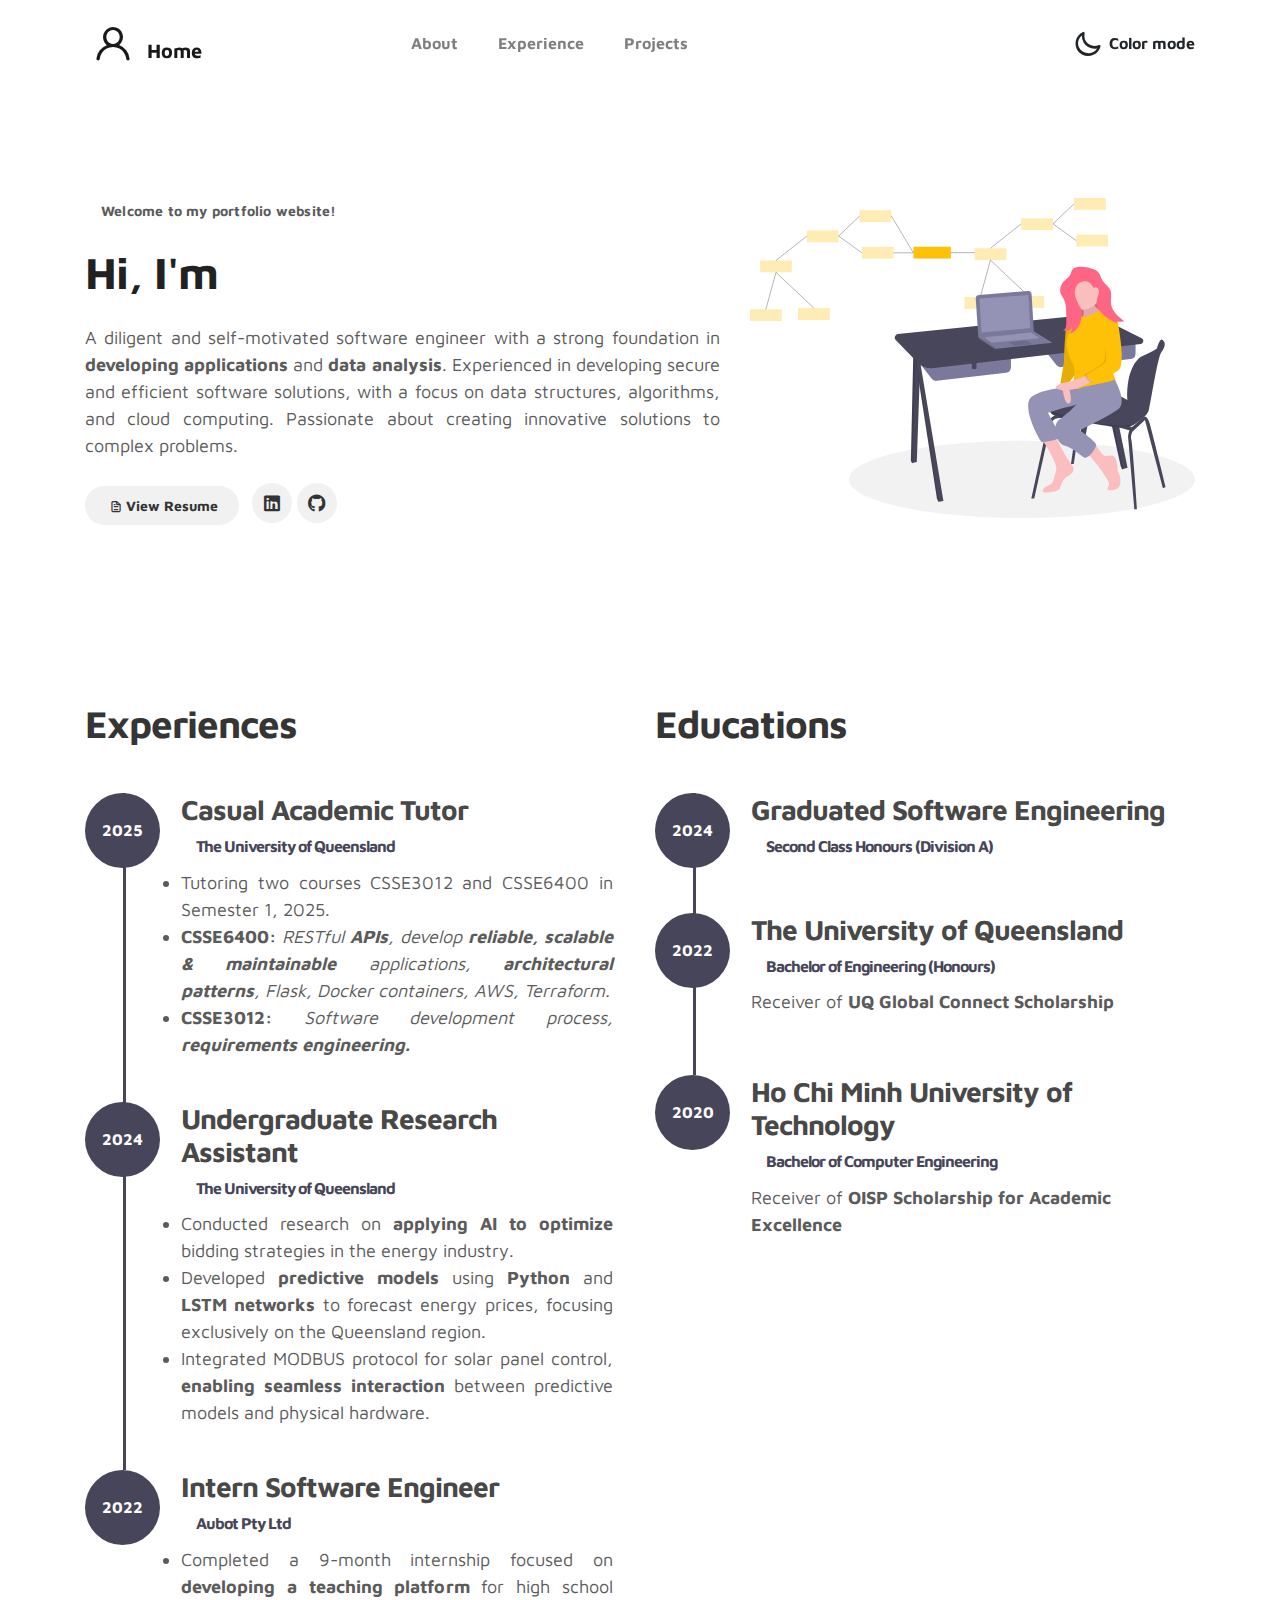
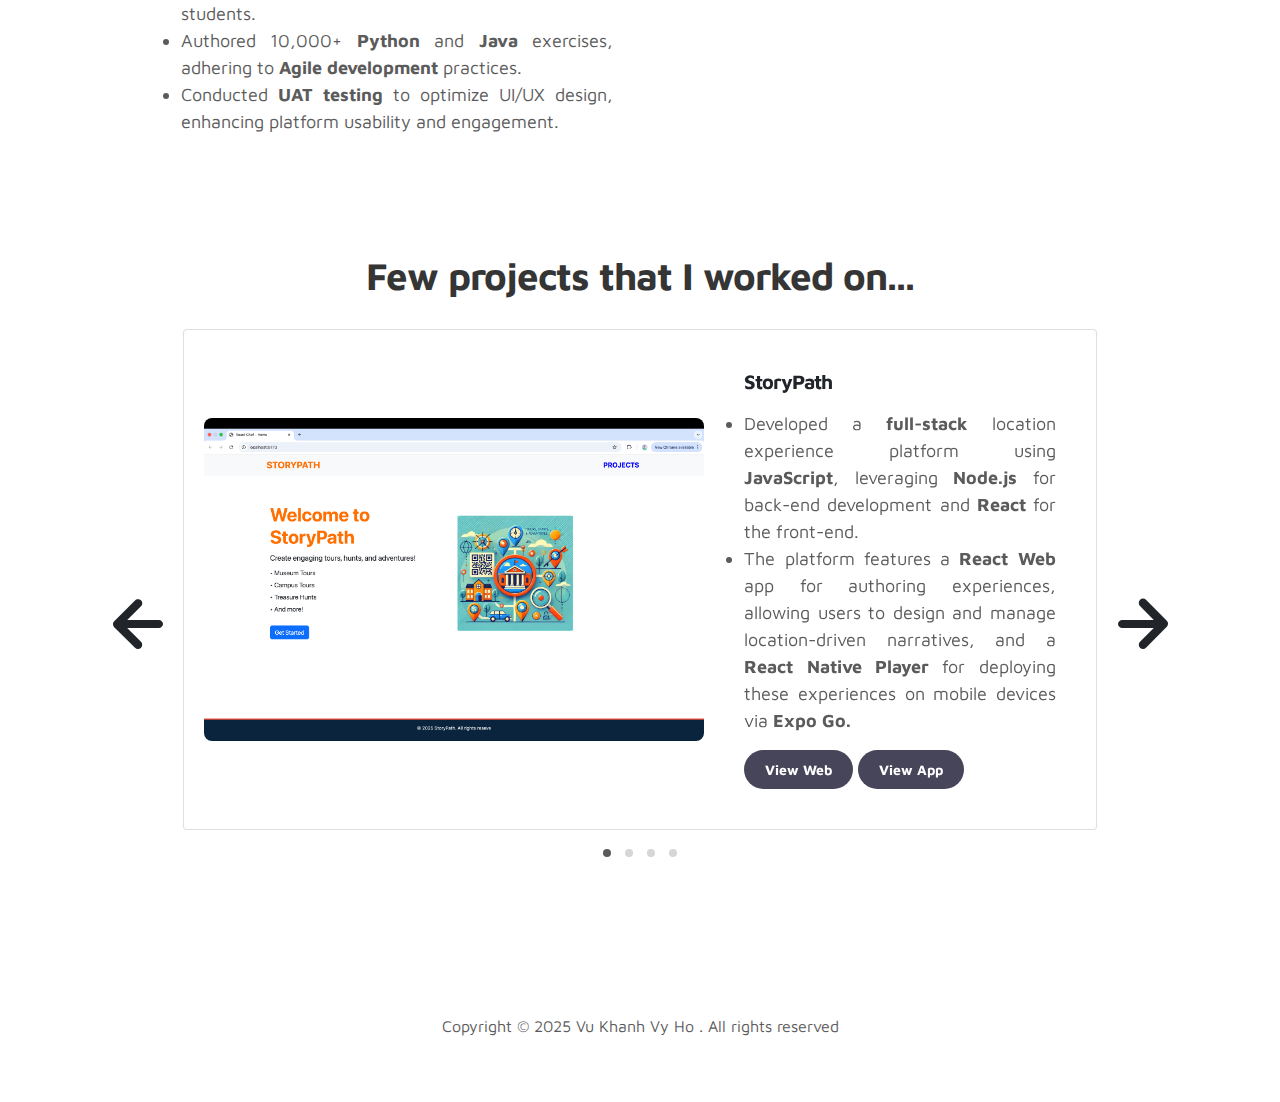
<file: index.html>
<!doctype html>
<html lang="en">
  <head>
    <meta charset="utf-8">
    <meta name="viewport" content="width=device-width, initial-scale=1, shrink-to-fit=no">

    <title>Marvel HTML Bootstrap 4 Template</title>

    <link rel="stylesheet" href="css/bootstrap.min.css">
    <link rel="stylesheet" href="css/unicons.css">
    <link rel="stylesheet" href="css/owl.carousel.min.css">
    <link rel="stylesheet" href="css/owl.theme.default.min.css">
    <link href="https://cdnjs.cloudflare.com/ajax/libs/font-awesome/6.0.0/css/all.min.css" rel="stylesheet">


    <!-- MAIN STYLE -->
    <link rel="stylesheet" href="css/tooplate-style.css">
    
<!--

Tooplate 2115 Marvel

https://www.tooplate.com/view/2115-marvel

-->
  </head>
  <body>

    <!-- MENU -->
    <nav class="navbar navbar-expand-sm navbar-light">
        <div class="container">
            <a class="navbar-brand" href="index.html"><i class='uil uil-user'></i> Home</a>

            <button class="navbar-toggler" type="button" data-toggle="collapse" data-target="#navbarNav" aria-controls="navbarNav" aria-expanded="false"
                aria-label="Toggle navigation">
                <span class="navbar-toggler-icon"></span>
                <span class="navbar-toggler-icon"></span>
                <span class="navbar-toggler-icon"></span>
            </button>

            <div class="collapse navbar-collapse" id="navbarNav">
                <ul class="navbar-nav mx-auto">
                    <li class="nav-item">
                        <a href="#about" class="nav-link"><span data-hover="About">About</span></a>
                    </li>
                    </li>
                      <a href="#resume" class="nav-link"><span data-hover="Experience">Experience</span></a>
                    </li>
                    <li class="nav-item">
                        <a href="#project" class="nav-link"><span data-hover="Projects">Projects</span></a>
                </ul>

                <ul class="navbar-nav ml-lg-auto">
                    <div class="ml-lg-4">
                      <div class="color-mode d-lg-flex justify-content-center align-items-center">
                        <i class="color-mode-icon"></i>
                        Color mode
                      </div>
                    </div>
                </ul>
            </div>
        </div>
    </nav>

    <!-- ABOUT -->
    <section class="about full-screen d-lg-flex justify-content-center align-items-center" id="about">
        <div class="container">
            <div class="row">
                
                <div class="col-lg-7 col-md-12 col-12 d-flex align-items-center">
                    <div class="about-text">
                        <small class="small-text">Welcome to <span class="mobile-block">my portfolio website!</span></small>
                        <h1 class="animated animated-text">
                            <span class="mr-2">Hi, I'm</span>
                                <div class="animated-info">
                                    <span class="animated-item">Ho Vu Khanh Vy</span>
                                    <span class="animated-item">Software Engineer</span>
                                </div>
                        </h1>
                        <p style="text-align: justify;">
                          A diligent and self-motivated software engineer with a strong foundation in <b>developing 
                          applications</b> and <b>data analysis</b>. Experienced in developing secure and efficient software solutions, 
                          with a focus on data structures, algorithms, and cloud computing. 
                          Passionate about creating innovative solutions to complex problems.
                        </p>
                        
                        <div class="custom-btn-group mt-4">
                          <a href="Resume_SoftwareDev.pdf" class="btn mr-lg-2 custom-btn"><i class='uil uil-file-alt'></i>View Resume</a>
                          <a href="https://www.linkedin.com/in/vyvho/" class="icon-btn" target="_blank" data-toggle="tooltip" title="LinkedIn">
                            <i class="fab fa-linkedin"></i>
                          </a>
                          <a href="https://github.com/VuKhanhVyHo" class="icon-btn" target="_blank" data-toggle="tooltip" title="GitHub">
                            <i class="fab fa-github"></i>
                          </a>
                        </div>
                    </div>
                </div>

                <div class="col-lg-5 col-md-12 col-12">
                    <div class="about-image svg">
                        <img src="images/undraw/undraw_software_engineer_lvl5.svg" class="img-fluid" alt="svg image">
                    </div>
                </div>

            </div>
        </div>
    </section>

    <!-- FEATURES -->
    <section class="resume py-5 d-lg-flex justify-content-center align-items-center" id="resume">
        <div class="container">
            <div class="row">

                <div class="col-lg-6 col-12">
                  <h2 class="mb-4">Experiences</h2>

                    <div class="timeline">
                      <div class="timeline-wrapper">
                        <div class="timeline-yr">
                            <span>2025</span>
                        </div>
                        <div class="timeline-info">
                            <h3><span>Casual Academic Tutor<br><small>The University of Queensland</small></h3>
                              <div style = "text-align: justify;">
                                <li>Tutoring two courses CSSE3012 and CSSE6400 in Semester 1, 2025.</li>
                                <li><b>CSSE6400: </b><i>RESTful <b>APIs</b>, develop <b>reliable, 
                                  scalable & maintainable</b> applications, <b>architectural patterns</b>, Flask, Docker containers, AWS, Terraform.</i></li>
                                <li><b>CSSE3012:</b> <i>Software development process, <b>requirements engineering.</b></i></li>
                              </div>                             
                        </div>
                      </div>
                        <div class="timeline-wrapper">
                            <div class="timeline-yr">
                                <span>2024</span>
                            </div>
                            <div class="timeline-info">
                                <h3><span>Undergraduate Research Assistant<br><small>The University of Queensland</small></h3>
                                  <div style = "text-align: justify;">
                                    <li>Conducted research on <b>applying AI to optimize</b> bidding strategies in the energy industry.</li>
                                    <li>Developed <b>predictive models</b> using <b>Python</b> and <b>LSTM networks</b> to forecast energy prices, focusing exclusively on the Queensland region.</li>
                                    <li>Integrated MODBUS protocol for solar panel control, <b>enabling seamless interaction</b> between predictive models and physical hardware.
                                    </li>
                                  </div>                             
                            </div>
                        </div>
                        
                        <div class="timeline-wrapper">
                            <div class="timeline-yr">
                                <span>2022</span>
                            </div>
                            <div class="timeline-info">
                                <h3><span>Intern Software Engineer<br><small>Aubot Pty Ltd</small></h3>
                                  <div style = "text-align: justify;">
                                    <li>Completed a 9-month internship focused on <b>developing a teaching platform</b> for high school students.</li>
                                    <li>Authored 10,000+ <b>Python</b> and <b>Java</b> exercises, adhering to <b>Agile development</b> practices.</li>
                                    <li>Conducted <b>UAT testing</b> to optimize UI/UX design, enhancing platform usability and engagement.</li>
                                  </div>                    
                            </div>
                        </div>

                    </div>
                </div>

                <div class="col-lg-6 col-12">
                  <h2 class="mb-4 mobile-mt-2">Educations</h2>

                    <div class="timeline">
                        <div class="timeline-wrapper">
                             <div class="timeline-yr">
                                  <span>2024</span>
                             </div>
                             <div class="timeline-info">
                                  <h3><span>Graduated Software Engineering</span><small>Second Class Honours (Division A)</small></h3>
                             </div>
                        </div>

                        <div class="timeline-wrapper">
                            <div class="timeline-yr">
                                <span>2022</span>
                            </div>
                            <div class="timeline-info">
                                <h3><span>The University of Queensland</span><small>Bachelor of Engineering (Honours)</small></h3>
                                <p>Receiver of <b>UQ Global Connect Scholarship</b></b>
                            </div>
                        </div>
                        
                        <div class="timeline-wrapper">
                            <div class="timeline-yr">
                                <span>2020</span>
                            </div>
                            <div class="timeline-info">
                                <h3><span>Ho Chi Minh University of Technology</span><br><small>Bachelor of Computer Engineering</small></h3>
                                <p>Receiver of <b>OISP Scholarship for Academic Excellence</b></p>
                            </div>
                            
                        </div>

                    </div>
                </div>
                
            </div>
        </div>
    </section>

    <section class="project py-5" id="project">
      <div class="container">
        <div class="row">
          <div class="col-lg-11 text-center mx-auto col-12">
            <div class="col-lg-8 mx-auto" style = "margin-bottom: 3%;">
              <h2>Few projects that I worked on...</h2>
            </div>
            <div class="owl-carousel owl-theme">
              <!-- Project 1 -->
              <div class="item">
                <div class="card project-card d-flex flex-row align-items-center" style="padding: 20px; margin-right: 5%; margin-left: 5%;">
                  <!-- Image Section -->
                  <div class="image-section">
                    <img src="images/project/storypath.png" alt="StoryPath" class="img-fluid" style="width: 500px; height: auto; margin-right: 20px; border-radius: 8px;">
                  </div>
                  <!-- Description Section -->
                  <div class="card-body" style="flex: 1; text-align: justify;">
                    <h5 class="card-title">StoryPath</h5>
                    <p class="card-text">
                      <li>Developed a <b>full-stack</b> location experience platform using <b>JavaScript</b>, leveraging <b>Node.js</b> for back-end development and <b>React</b> for the front-end.</li>
                      <li>The platform features a <b>React Web</b> app for authoring experiences, allowing users to design and manage location-driven narratives, and a <b>React Native Player</b> for deploying these experiences on mobile devices via <b>Expo Go.</b></li>
                    </p>
                    <a href="https://github.com/VuKhanhVyHo/StoryPathWeb" class="btn custom-btn custom-btn-bg custom-btn-link">View Web</a>
                    <a href="https://github.com/VuKhanhVyHo/Storypath" class="btn custom-btn custom-btn-bg custom-btn-link">View App</a>
                  </div>
                </div>
              </div>
    
              <!-- Project 2 -->
              <div class="item">
                <div class="card project-card d-flex flex-row align-items-center" style="padding: 20px; margin-right: 5%; margin-left: 5%;">
                  <!-- Image Section -->
                  <div class="image-section">
                    <img src="images/project/ridingshare.png" class="img-fluid" style="width: 3000px; height: auto; margin-right: 20px; border-radius: 8px;">
                  </div>
                  <div class="card-body" style="text-align: justify;">
                    <h5 class="card-title">RidingShare</h5>
                    <p class="card-text">
                      <li>Developed a <b>web-based</b> ride-sharing platform with a <b>custom API</b> using <b>Python</b> for back-end and a user-friendly interface crafted with <b>HTML, CSS and Yarn,</b> enabling passengers to request rides and share trips with others traveling in similar directions. </li>
                      <li>Deployed on <b>AWS</b> using <b>Terraform</b> and <b>Docker</b>, hosted on <b>EC2 instances</b> to ensure scalability and reliability through <b>K6 auto-scaling</b> while providing <b>public access</b> to users.</li>
                    </p>
                    <a href="https://github.com/CSSE6400/P01-RidingShare" class="btn custom-btn custom-btn-bg custom-btn-link">View Project</a>
                  </div>
                </div>
              </div>
    
              <!-- Project 3 -->
              <div class="item">
                <div class="card project-card d-flex flex-row align-items-center" style="padding: 20px; margin-right: 5%; margin-left: 5%;">
                  <!-- Image Section -->
                  <div class="image-section">
                    <img src="images/project/spamoverflow.png" class="img-fluid" style="width: 900px; height: 25%; margin-right: 180px; border-radius: 8px;">
                  </div>
                  <div class="card-body" style="text-align: justify;">
                    <h5 class="card-title">SpamOverFlow</h5>
                    <p class="card-text">
                      <b>Developed and deployed</b> a scalable web API for spam and malicious email filtering. Key features include:  
                      <li><b>Email scanning via API requests</b> for spam detection.</li>
                      <li><b>REST API access</b> for front-end and internal team use.</li>
                      <li><b>High responsiveness</b> during intensive scanning.</li>
                      <li>Deployed on <b>AWS</b> for reliability and scalability.</li>  
                      </p>
                      <a href="https://github.com/VuKhanhVyHo/spamoverflow" class="btn custom-btn custom-btn-bg custom-btn-link">View Project</a>
                  </div>
                </div>
              </div>

              <!-- Project 4 -->
              <div class="item">
                
                <div class="card project-card d-flex flex-row align-items-center" style="padding: 20px; margin-right: 5%; margin-left: 5%;">
                  <!-- Image Section -->
                  <div class="image-section">
                    <img src="images/project/bidding.png" class="img-fluid" style="width: 900px; height: 25%; margin-right: 180px; border-radius: 8px;">
                  </div>
                  <div class="card-body" style="text-align: justify;">
                    <h5 class="card-title"> AI bidding Assistant</h5>
                    <p class="card-text">
                      <b>Conduct research</b> on developing a tool to assist generators in bidding price. Features include:
                      <li>Build an AI model using <b>LSTM network</b> with <b>Keras.</b></li>
                      <li><b>Predict</b> on the wholesale prices in next 24 hours.</li>
                      <li>Detect negative pricing phase and use <b>MODBUS</b> protocol to control panels</li>  
                    </p>
                    <a href="https://github.com/VuKhanhVyHo/Thesis_source_code" class="btn custom-btn custom-btn-bg custom-btn-link">View Project</a>
                  </div>
                </div>
              </div>
    
              <!-- Add more projects as needed -->
            </div>
          </div>
        </div>
      </div>
    </section>

    <!-- FOOTER -->
     <footer class="footer py-5">
          <div class="container">
               <div class="row">

                    <div class="col-lg-12 col-12">                                
                        <p class="copyright-text text-center">Copyright &copy; 2025 Vu Khanh Vy Ho . All rights reserved</p>
                    </div>
                    
               </div>
          </div>
     </footer>

    <script src="js/jquery-3.3.1.min.js"></script>
    <script src="js/popper.min.js"></script>
    <script src="js/bootstrap.min.js"></script>
    <script src="js/Headroom.js"></script>
    <script src="js/jQuery.headroom.js"></script>
    <script src="js/owl.carousel.min.js"></script>
    <script src="js/smoothscroll.js"></script>
    <script src="js/custom.js"></script>

  </body>
</html>
</file>
<file: css/unicons.css>
@font-face {
  font-family: 'unicons';
  src: url('../font/unicons.eot?42479262');
  src: url('../font/unicons.eot?42479262#iefix') format('embedded-opentype'),
       url('../font/unicons.woff2?42479262') format('woff2'),
       url('../font/unicons.woff?42479262') format('woff'),
       url('../font/unicons.ttf?42479262') format('truetype'),
       url('../font/unicons.svg?42479262#unicons') format('svg');
  font-weight: normal;
  font-style: normal;
}
/* Chrome hack: SVG is rendered more smooth in Windozze. 100% magic, uncomment if you need it. */
/* Note, that will break hinting! In other OS-es font will be not as sharp as it could be */
/*
@media screen and (-webkit-min-device-pixel-ratio:0) {
  @font-face {
    font-family: 'unicons';
    src: url('../font/unicons.svg?42479262#unicons') format('svg');
  }
}
*/
 
 [class^="uil-"]:before, [class*=" uil-"]:before {
  font-family: "unicons";
  font-style: normal;
  font-weight: normal;
  speak: none;
 
  display: inline-block;
  text-decoration: inherit;
  width: 1em;
  margin-right: .2em;
  text-align: center;
  /* opacity: .8; */
 
  /* For safety - reset parent styles, that can break glyph codes*/
  font-variant: normal;
  text-transform: none;
 
  /* fix buttons height, for twitter bootstrap */
  line-height: 1em;
 
  /* Animation center compensation - margins should be symmetric */
  /* remove if not needed */
  margin-left: .2em;
 
  /* you can be more comfortable with increased icons size */
  /* font-size: 120%; */
 
  /* Font smoothing. That was taken from TWBS */
  -webkit-font-smoothing: antialiased;
  -moz-osx-font-smoothing: grayscale;
 
  /* Uncomment for 3D effect */
  /* text-shadow: 1px 1px 1px rgba(127, 127, 127, 0.3); */
}
 
.uil-abacus:before { content: '\e800'; } /* '' */
.uil-accessible-icon-alt:before { content: '\e801'; } /* '' */
.uil-adjust-alt:before { content: '\e802'; } /* '' */
.uil-adjust-circle:before { content: '\e803'; } /* '' */
.uil-adjust-half:before { content: '\e804'; } /* '' */
.uil-adjust:before { content: '\e805'; } /* '' */
.uil-airplay:before { content: '\e806'; } /* '' */
.uil-align-alt:before { content: '\e807'; } /* '' */
.uil-align-center-alt:before { content: '\e808'; } /* '' */
.uil-align-center-h:before { content: '\e809'; } /* '' */
.uil-align-center-justify:before { content: '\e80a'; } /* '' */
.uil-align-center-v:before { content: '\e80b'; } /* '' */
.uil-align-center:before { content: '\e80c'; } /* '' */
.uil-align-justify:before { content: '\e80d'; } /* '' */
.uil-align-left-justify:before { content: '\e80e'; } /* '' */
.uil-align-left:before { content: '\e80f'; } /* '' */
.uil-align-letter-right:before { content: '\e810'; } /* '' */
.uil-align-right-justify:before { content: '\e811'; } /* '' */
.uil-align-right:before { content: '\e812'; } /* '' */
.uil-align:before { content: '\e813'; } /* '' */
.uil-ambulance:before { content: '\e814'; } /* '' */
.uil-analysis:before { content: '\e815'; } /* '' */
.uil-analytics:before { content: '\e816'; } /* '' */
.uil-anchor:before { content: '\e817'; } /* '' */
.uil-android-phone-slash:before { content: '\e818'; } /* '' */
.uil-angle-double-down:before { content: '\e819'; } /* '' */
.uil-angle-double-left:before { content: '\e81a'; } /* '' */
.uil-angle-double-right:before { content: '\e81b'; } /* '' */
.uil-angle-double-up:before { content: '\e81c'; } /* '' */
.uil-angle-down:before { content: '\e81d'; } /* '' */
.uil-angle-left:before { content: '\e81e'; } /* '' */
.uil-angle-right-b:before { content: '\e81f'; } /* '' */
.uil-angle-right:before { content: '\e820'; } /* '' */
.uil-angle-up:before { content: '\e821'; } /* '' */
.uil-annoyed-alt:before { content: '\e822'; } /* '' */
.uil-annoyed:before { content: '\e823'; } /* '' */
.uil-apps:before { content: '\e824'; } /* '' */
.uil-archive-alt:before { content: '\e825'; } /* '' */
.uil-archive:before { content: '\e826'; } /* '' */
.uil-arrow-break:before { content: '\e827'; } /* '' */
.uil-arrow-circle-down:before { content: '\e828'; } /* '' */
.uil-arrow-circle-left:before { content: '\e829'; } /* '' */
.uil-arrow-circle-right:before { content: '\e82a'; } /* '' */
.uil-arrow-circle-up:before { content: '\e82b'; } /* '' */
.uil-arrow-compress-h:before { content: '\e82c'; } /* '' */
.uil-arrow-down-left:before { content: '\e82d'; } /* '' */
.uil-arrow-down-right:before { content: '\e82e'; } /* '' */
.uil-arrow-down:before { content: '\e82f'; } /* '' */
.uil-arrow-from-right:before { content: '\e830'; } /* '' */
.uil-arrow-from-top:before { content: '\e831'; } /* '' */
.uil-arrow-growth:before { content: '\e832'; } /* '' */
.uil-arrow-left:before { content: '\e833'; } /* '' */
.uil-arrow-random:before { content: '\e834'; } /* '' */
.uil-arrow-resize-diagonal:before { content: '\e835'; } /* '' */
.uil-arrow-right:before { content: '\e836'; } /* '' */
.uil-arrow-to-bottom:before { content: '\e837'; } /* '' */
.uil-arrow-to-right:before { content: '\e838'; } /* '' */
.uil-arrow-up-left:before { content: '\e839'; } /* '' */
.uil-arrow-up-right:before { content: '\e83a'; } /* '' */
.uil-arrow-up:before { content: '\e83b'; } /* '' */
.uil-arrows-h-alt:before { content: '\e83c'; } /* '' */
.uil-arrows-h:before { content: '\e83d'; } /* '' */
.uil-arrows-left-down:before { content: '\e83e'; } /* '' */
.uil-arrows-maximize:before { content: '\e83f'; } /* '' */
.uil-arrows-merge:before { content: '\e840'; } /* '' */
.uil-arrows-resize-h:before { content: '\e841'; } /* '' */
.uil-arrows-resize-v:before { content: '\e842'; } /* '' */
.uil-arrows-resize:before { content: '\e843'; } /* '' */
.uil-arrows-right-down:before { content: '\e844'; } /* '' */
.uil-arrows-shrink-h:before { content: '\e845'; } /* '' */
.uil-arrows-shrink-v:before { content: '\e846'; } /* '' */
.uil-arrows-up-right:before { content: '\e847'; } /* '' */
.uil-arrows-v-alt:before { content: '\e848'; } /* '' */
.uil-arrows-v:before { content: '\e849'; } /* '' */
.uil-at:before { content: '\e84a'; } /* '' */
.uil-atm-card:before { content: '\e84b'; } /* '' */
.uil-atom:before { content: '\e84c'; } /* '' */
.uil-auto-flash:before { content: '\e84d'; } /* '' */
.uil-award-alt:before { content: '\e84e'; } /* '' */
.uil-award:before { content: '\e84f'; } /* '' */
.uil-baby-carriage:before { content: '\e850'; } /* '' */
.uil-backpack:before { content: '\e851'; } /* '' */
.uil-backspace:before { content: '\e852'; } /* '' */
.uil-backward:before { content: '\e853'; } /* '' */
.uil-bag-alt:before { content: '\e854'; } /* '' */
.uil-bag-slash:before { content: '\e855'; } /* '' */
.uil-bag:before { content: '\e856'; } /* '' */
.uil-ball:before { content: '\e857'; } /* '' */
.uil-ban:before { content: '\e858'; } /* '' */
.uil-bars:before { content: '\e859'; } /* '' */
.uil-basketball-hoop:before { content: '\e85a'; } /* '' */
.uil-basketball:before { content: '\e85b'; } /* '' */
.uil-battery-bolt:before { content: '\e85c'; } /* '' */
.uil-battery-empty:before { content: '\e85d'; } /* '' */
.uil-bed-double:before { content: '\e85e'; } /* '' */
.uil-bed:before { content: '\e85f'; } /* '' */
.uil-bell-school:before { content: '\e860'; } /* '' */
.uil-bell-slash:before { content: '\e861'; } /* '' */
.uil-bill:before { content: '\e862'; } /* '' */
.uil-bitcoin-circle:before { content: '\e863'; } /* '' */
.uil-bitcoin:before { content: '\e864'; } /* '' */
.uil-bluetooth-b:before { content: '\e865'; } /* '' */
.uil-bolt-alt:before { content: '\e866'; } /* '' */
.uil-bolt-slash:before { content: '\e867'; } /* '' */
.uil-bolt:before { content: '\e868'; } /* '' */
.uil-book-alt:before { content: '\e869'; } /* '' */
.uil-book-medical:before { content: '\e86a'; } /* '' */
.uil-book-open:before { content: '\e86b'; } /* '' */
.uil-book-reader:before { content: '\e86c'; } /* '' */
.uil-book:before { content: '\e86d'; } /* '' */
.uil-bookmark-full:before { content: '\e86e'; } /* '' */
.uil-bookmark:before { content: '\e86f'; } /* '' */
.uil-books:before { content: '\e870'; } /* '' */
.uil-boombox:before { content: '\e871'; } /* '' */
.uil-border-alt:before { content: '\e872'; } /* '' */
.uil-border-bottom:before { content: '\e873'; } /* '' */
.uil-border-clear:before { content: '\e874'; } /* '' */
.uil-border-horizontal:before { content: '\e875'; } /* '' */
.uil-border-inner:before { content: '\e876'; } /* '' */
.uil-border-left:before { content: '\e877'; } /* '' */
.uil-border-out:before { content: '\e878'; } /* '' */
.uil-border-right:before { content: '\e879'; } /* '' */
.uil-border-top:before { content: '\e87a'; } /* '' */
.uil-border-vertical:before { content: '\e87b'; } /* '' */
.uil-box:before { content: '\e87c'; } /* '' */
.uil-briefcase-alt:before { content: '\e87d'; } /* '' */
.uil-briefcase:before { content: '\e87e'; } /* '' */
.uil-bright:before { content: '\e87f'; } /* '' */
.uil-brightness-empty:before { content: '\e880'; } /* '' */
.uil-brightness-half:before { content: '\e881'; } /* '' */
.uil-brightness-low:before { content: '\e882'; } /* '' */
.uil-brightness-minus:before { content: '\e883'; } /* '' */
.uil-brightness-plus:before { content: '\e884'; } /* '' */
.uil-brightness:before { content: '\e885'; } /* '' */
.uil-bring-bottom:before { content: '\e886'; } /* '' */
.uil-bring-front:before { content: '\e887'; } /* '' */
.uil-brush-alt:before { content: '\e888'; } /* '' */
.uil-bug:before { content: '\e889'; } /* '' */
.uil-building:before { content: '\e88a'; } /* '' */
.uil-bullseye:before { content: '\e88b'; } /* '' */
.uil-bus-alt:before { content: '\e88c'; } /* '' */
.uil-bus-school:before { content: '\e88d'; } /* '' */
.uil-bus:before { content: '\e88e'; } /* '' */
.uil-calcualtor:before { content: '\e88f'; } /* '' */
.uil-calculator-alt:before { content: '\e890'; } /* '' */
.uil-calendar-alt:before { content: '\e891'; } /* '' */
.uil-calendar-slash:before { content: '\e892'; } /* '' */
.uil-calender:before { content: '\e893'; } /* '' */
.uil-calling:before { content: '\e894'; } /* '' */
.uil-camera-plus:before { content: '\e895'; } /* '' */
.uil-camera-slash:before { content: '\e896'; } /* '' */
.uil-camera:before { content: '\e897'; } /* '' */
.uil-cancel:before { content: '\e898'; } /* '' */
.uil-capsule:before { content: '\e899'; } /* '' */
.uil-capture:before { content: '\e89a'; } /* '' */
.uil-car-sideview:before { content: '\e89b'; } /* '' */
.uil-car-slash:before { content: '\e89c'; } /* '' */
.uil-car-wash:before { content: '\e89d'; } /* '' */
.uil-car:before { content: '\e89e'; } /* '' */
.uil-card-atm:before { content: '\e89f'; } /* '' */
.uil-caret-right:before { content: '\e8a0'; } /* '' */
.uil-cart:before { content: '\e8a1'; } /* '' */
.uil-cell:before { content: '\e8a2'; } /* '' */
.uil-celsius:before { content: '\e8a3'; } /* '' */
.uil-chart-bar-alt:before { content: '\e8a4'; } /* '' */
.uil-chart-bar:before { content: '\e8a5'; } /* '' */
.uil-chart-down:before { content: '\e8a6'; } /* '' */
.uil-chart-growth-alt:before { content: '\e8a7'; } /* '' */
.uil-chart-growth:before { content: '\e8a8'; } /* '' */
.uil-chart-line:before { content: '\e8a9'; } /* '' */
.uil-chart-pie-alt:before { content: '\e8aa'; } /* '' */
.uil-chart-pie:before { content: '\e8ab'; } /* '' */
.uil-chart:before { content: '\e8ac'; } /* '' */
.uil-chat-bubble-user:before { content: '\e8ad'; } /* '' */
.uil-chat-info:before { content: '\e8ae'; } /* '' */
.uil-chat:before { content: '\e8af'; } /* '' */
.uil-check-circle:before { content: '\e8b0'; } /* '' */
.uil-check-square:before { content: '\e8b1'; } /* '' */
.uil-check:before { content: '\e8b2'; } /* '' */
.uil-circle-layer:before { content: '\e8b3'; } /* '' */
.uil-circle:before { content: '\e8b4'; } /* '' */
.uil-circuit:before { content: '\e8b5'; } /* '' */
.uil-clapper-board:before { content: '\e8b6'; } /* '' */
.uil-clipboard-alt:before { content: '\e8b7'; } /* '' */
.uil-clipboard-blank:before { content: '\e8b8'; } /* '' */
.uil-clipboard-notes:before { content: '\e8b9'; } /* '' */
.uil-clipboard:before { content: '\e8ba'; } /* '' */
.uil-clock-eight:before { content: '\e8bb'; } /* '' */
.uil-clock-five:before { content: '\e8bc'; } /* '' */
.uil-clock-nine:before { content: '\e8bd'; } /* '' */
.uil-clock-seven:before { content: '\e8be'; } /* '' */
.uil-clock-ten:before { content: '\e8bf'; } /* '' */
.uil-clock-three:before { content: '\e8c0'; } /* '' */
.uil-clock-two:before { content: '\e8c1'; } /* '' */
.uil-clock:before { content: '\e8c2'; } /* '' */
.uil-closed-captioning:before { content: '\e8c3'; } /* '' */
.uil-cloud-block:before { content: '\e8c4'; } /* '' */
.uil-cloud-bookmark:before { content: '\e8c5'; } /* '' */
.uil-cloud-check:before { content: '\e8c6'; } /* '' */
.uil-cloud-computing:before { content: '\e8c7'; } /* '' */
.uil-cloud-data-connection:before { content: '\e8c8'; } /* '' */
.uil-cloud-database-tree:before { content: '\e8c9'; } /* '' */
.uil-cloud-download:before { content: '\e8ca'; } /* '' */
.uil-cloud-drizzle:before { content: '\e8cb'; } /* '' */
.uil-cloud-exclamation:before { content: '\e8cc'; } /* '' */
.uil-cloud-hail:before { content: '\e8cd'; } /* '' */
.uil-cloud-heart:before { content: '\e8ce'; } /* '' */
.uil-cloud-info:before { content: '\e8cf'; } /* '' */
.uil-cloud-lock:before { content: '\e8d0'; } /* '' */
.uil-cloud-meatball:before { content: '\e8d1'; } /* '' */
.uil-cloud-moon-hail:before { content: '\e8d2'; } /* '' */
.uil-cloud-moon-meatball:before { content: '\e8d3'; } /* '' */
.uil-cloud-moon-rain:before { content: '\e8d4'; } /* '' */
.uil-cloud-moon-showers:before { content: '\e8d5'; } /* '' */
.uil-cloud-moon:before { content: '\e8d6'; } /* '' */
.uil-cloud-question:before { content: '\e8d7'; } /* '' */
.uil-cloud-rain-sun:before { content: '\e8d8'; } /* '' */
.uil-cloud-rain:before { content: '\e8d9'; } /* '' */
.uil-cloud-redo:before { content: '\e8da'; } /* '' */
.uil-cloud-set:before { content: '\e8db'; } /* '' */
.uil-cloud-share:before { content: '\e8dc'; } /* '' */
.uil-cloud-shield:before { content: '\e8dd'; } /* '' */
.uil-cloud-showers-alt:before { content: '\e8de'; } /* '' */
.uil-cloud-showers-heavy:before { content: '\e8df'; } /* '' */
.uil-cloud-showers:before { content: '\e8e0'; } /* '' */
.uil-cloud-slash:before { content: '\e8e1'; } /* '' */
.uil-cloud-sun-hail:before { content: '\e8e2'; } /* '' */
.uil-cloud-sun-meatball:before { content: '\e8e3'; } /* '' */
.uil-cloud-sun-rain-alt:before { content: '\e8e4'; } /* '' */
.uil-cloud-sun-rain:before { content: '\e8e5'; } /* '' */
.uil-cloud-sun-tear:before { content: '\e8e6'; } /* '' */
.uil-cloud-sun:before { content: '\e8e7'; } /* '' */
.uil-cloud-times:before { content: '\e8e8'; } /* '' */
.uil-cloud-unlock:before { content: '\e8e9'; } /* '' */
.uil-cloud-upload:before { content: '\e8ea'; } /* '' */
.uil-cloud-wifi:before { content: '\e8eb'; } /* '' */
.uil-cloud-wind:before { content: '\e8ec'; } /* '' */
.uil-cloud:before { content: '\e8ed'; } /* '' */
.uil-clouds:before { content: '\e8ee'; } /* '' */
.uil-club:before { content: '\e8ef'; } /* '' */
.uil-code:before { content: '\e8f0'; } /* '' */
.uil-coffee:before { content: '\e8f1'; } /* '' */
.uil-cog:before { content: '\e8f2'; } /* '' */
.uil-coins:before { content: '\e8f3'; } /* '' */
.uil-columns:before { content: '\e8f4'; } /* '' */
.uil-comment-alt-block:before { content: '\e8f5'; } /* '' */
.uil-comment-alt-chart-lines:before { content: '\e8f6'; } /* '' */
.uil-comment-alt-check:before { content: '\e8f7'; } /* '' */
.uil-comment-alt-dots:before { content: '\e8f8'; } /* '' */
.uil-comment-alt-download:before { content: '\e8f9'; } /* '' */
.uil-comment-alt-edit:before { content: '\e8fa'; } /* '' */
.uil-comment-alt-exclamation:before { content: '\e8fb'; } /* '' */
.uil-comment-alt-heart:before { content: '\e8fc'; } /* '' */
.uil-comment-alt-image:before { content: '\e8fd'; } /* '' */
.uil-comment-alt-info:before { content: '\e8fe'; } /* '' */
.uil-comment-alt-lines:before { content: '\e8ff'; } /* '' */
.uil-comment-alt-lock:before { content: '\e900'; } /* '' */
.uil-comment-alt-medical:before { content: '\e901'; } /* '' */
.uil-comment-alt-message:before { content: '\e902'; } /* '' */
.uil-comment-alt-notes:before { content: '\e903'; } /* '' */
.uil-comment-alt-plus:before { content: '\e904'; } /* '' */
.uil-comment-alt-question:before { content: '\e905'; } /* '' */
.uil-comment-alt-redo:before { content: '\e906'; } /* '' */
.uil-comment-alt-search:before { content: '\e907'; } /* '' */
.uil-comment-alt-share:before { content: '\e908'; } /* '' */
.uil-comment-alt-shield:before { content: '\e909'; } /* '' */
.uil-comment-alt-upload:before { content: '\e90a'; } /* '' */
.uil-comment-alt-verify:before { content: '\e90b'; } /* '' */
.uil-comment-alt:before { content: '\e90c'; } /* '' */
.uil-comment-block:before { content: '\e90d'; } /* '' */
.uil-comment-chart-line:before { content: '\e90e'; } /* '' */
.uil-comment-check:before { content: '\e90f'; } /* '' */
.uil-comment-dots:before { content: '\e910'; } /* '' */
.uil-comment-download:before { content: '\e911'; } /* '' */
.uil-comment-edit:before { content: '\e912'; } /* '' */
.uil-comment-exclamation:before { content: '\e913'; } /* '' */
.uil-comment-heart:before { content: '\e914'; } /* '' */
.uil-comment-image:before { content: '\e915'; } /* '' */
.uil-comment-info-alt:before { content: '\e916'; } /* '' */
.uil-comment-info:before { content: '\e917'; } /* '' */
.uil-comment-lines:before { content: '\e918'; } /* '' */
.uil-comment-lock:before { content: '\e919'; } /* '' */
.uil-comment-medical:before { content: '\e91a'; } /* '' */
.uil-comment-message:before { content: '\e91b'; } /* '' */
.uil-comment-notes:before { content: '\e91c'; } /* '' */
.uil-comment-plus:before { content: '\e91d'; } /* '' */
.uil-comment-question:before { content: '\e91e'; } /* '' */
.uil-comment-redo:before { content: '\e91f'; } /* '' */
.uil-comment-search:before { content: '\e920'; } /* '' */
.uil-comment-share:before { content: '\e921'; } /* '' */
.uil-comment-shield:before { content: '\e922'; } /* '' */
.uil-comment-slash:before { content: '\e923'; } /* '' */
.uil-comment-upload:before { content: '\e924'; } /* '' */
.uil-comment-verify:before { content: '\e925'; } /* '' */
.uil-comment:before { content: '\e926'; } /* '' */
.uil-comments-alt:before { content: '\e927'; } /* '' */
.uil-comments:before { content: '\e928'; } /* '' */
.uil-commnet-alt-slash:before { content: '\e929'; } /* '' */
.uil-compact-disc:before { content: '\e92a'; } /* '' */
.uil-compass:before { content: '\e92b'; } /* '' */
.uil-compress-alt-left:before { content: '\e92c'; } /* '' */
.uil-compress-alt:before { content: '\e92d'; } /* '' */
.uil-compress-arrows:before { content: '\e92e'; } /* '' */
.uil-compress-lines:before { content: '\e92f'; } /* '' */
.uil-compress-point:before { content: '\e930'; } /* '' */
.uil-compress-v:before { content: '\e931'; } /* '' */
.uil-compress:before { content: '\e932'; } /* '' */
.uil-computer-mouse:before { content: '\e933'; } /* '' */
.uil-confused:before { content: '\e934'; } /* '' */
.uil-constructor:before { content: '\e935'; } /* '' */
.uil-copy-alt:before { content: '\e936'; } /* '' */
.uil-copy-landscape:before { content: '\e937'; } /* '' */
.uil-copy:before { content: '\e938'; } /* '' */
.uil-copyright:before { content: '\e939'; } /* '' */
.uil-corner-down-left:before { content: '\e93a'; } /* '' */
.uil-corner-down-right-alt:before { content: '\e93b'; } /* '' */
.uil-corner-down-right:before { content: '\e93c'; } /* '' */
.uil-corner-left-down:before { content: '\e93d'; } /* '' */
.uil-corner-right-down:before { content: '\e93e'; } /* '' */
.uil-corner-up-left-alt:before { content: '\e93f'; } /* '' */
.uil-corner-up-left:before { content: '\e940'; } /* '' */
.uil-corner-up-right-alt:before { content: '\e941'; } /* '' */
.uil-corner-up-right:before { content: '\e942'; } /* '' */
.uil-creative-commons-pd-alt:before { content: '\e943'; } /* '' */
.uil-creative-commons-pd:before { content: '\e944'; } /* '' */
.uil-crockery:before { content: '\e945'; } /* '' */
.uil-crop-alt-rotate-left:before { content: '\e946'; } /* '' */
.uil-crop-alt-rotate-right:before { content: '\e947'; } /* '' */
.uil-crop-alt:before { content: '\e948'; } /* '' */
.uil-crosshair-alt:before { content: '\e949'; } /* '' */
.uil-crosshair:before { content: '\e94a'; } /* '' */
.uil-crosshairs:before { content: '\e94b'; } /* '' */
.uil-cube:before { content: '\e94c'; } /* '' */
.uil-data-sharing:before { content: '\e94d'; } /* '' */
.uil-database-alt:before { content: '\e94e'; } /* '' */
.uil-database:before { content: '\e94f'; } /* '' */
.uil-desert:before { content: '\e950'; } /* '' */
.uil-desktop-alt-slash:before { content: '\e951'; } /* '' */
.uil-desktop-alt:before { content: '\e952'; } /* '' */
.uil-desktop-cloud-alt:before { content: '\e953'; } /* '' */
.uil-desktop-slash:before { content: '\e954'; } /* '' */
.uil-desktop:before { content: '\e955'; } /* '' */
.uil-dialpad-alt:before { content: '\e956'; } /* '' */
.uil-dialpad:before { content: '\e957'; } /* '' */
.uil-diamond:before { content: '\e958'; } /* '' */
.uil-diary-alt:before { content: '\e959'; } /* '' */
.uil-diary:before { content: '\e95a'; } /* '' */
.uil-dice-five:before { content: '\e95b'; } /* '' */
.uil-dice-four:before { content: '\e95c'; } /* '' */
.uil-dice-one:before { content: '\e95d'; } /* '' */
.uil-dice-six:before { content: '\e95e'; } /* '' */
.uil-dice-three:before { content: '\e95f'; } /* '' */
.uil-dice-two:before { content: '\e960'; } /* '' */
.uil-direction:before { content: '\e961'; } /* '' */
.uil-directions:before { content: '\e962'; } /* '' */
.uil-dizzy-meh:before { content: '\e963'; } /* '' */
.uil-dna:before { content: '\e964'; } /* '' */
.uil-document-layout-center:before { content: '\e965'; } /* '' */
.uil-document-layout-left:before { content: '\e966'; } /* '' */
.uil-document-layout-right:before { content: '\e967'; } /* '' */
.uil-document:before { content: '\e968'; } /* '' */
.uil-dollar-alt:before { content: '\e969'; } /* '' */
.uil-dollar-sign-alt:before { content: '\e96a'; } /* '' */
.uil-dollar-sign:before { content: '\e96b'; } /* '' */
.uil-down-arrow:before { content: '\e96c'; } /* '' */
.uil-download-alt:before { content: '\e96d'; } /* '' */
.uil-dribbble:before { content: '\e96e'; } /* '' */
.uil-drill:before { content: '\e96f'; } /* '' */
.uil-dropbox:before { content: '\e970'; } /* '' */
.uil-dumbbell:before { content: '\e971'; } /* '' */
.uil-edit-alt:before { content: '\e972'; } /* '' */
.uil-edit:before { content: '\e973'; } /* '' */
.uil-ellipsis-h:before { content: '\e974'; } /* '' */
.uil-ellipsis-v:before { content: '\e975'; } /* '' */
.uil-emoji:before { content: '\e976'; } /* '' */
.uil-enter:before { content: '\e977'; } /* '' */
.uil-entry:before { content: '\e978'; } /* '' */
.uil-envelope-add:before { content: '\e979'; } /* '' */
.uil-envelope-alt:before { content: '\e97a'; } /* '' */
.uil-envelope-block:before { content: '\e97b'; } /* '' */
.uil-envelope-bookmark:before { content: '\e97c'; } /* '' */
.uil-envelope-check:before { content: '\e97d'; } /* '' */
.uil-envelope-download-alt:before { content: '\e97e'; } /* '' */
.uil-envelope-download:before { content: '\e97f'; } /* '' */
.uil-envelope-edit:before { content: '\e980'; } /* '' */
.uil-envelope-exclamation:before { content: '\e981'; } /* '' */
.uil-envelope-heart:before { content: '\e982'; } /* '' */
.uil-envelope-info:before { content: '\e983'; } /* '' */
.uil-envelope-lock:before { content: '\e984'; } /* '' */
.uil-envelope-minus:before { content: '\e985'; } /* '' */
.uil-envelope-open:before { content: '\e986'; } /* '' */
.uil-envelope-question:before { content: '\e987'; } /* '' */
.uil-envelope-receive:before { content: '\e988'; } /* '' */
.uil-envelope-redo:before { content: '\e989'; } /* '' */
.uil-envelope-search:before { content: '\e98a'; } /* '' */
.uil-envelope-send:before { content: '\e98b'; } /* '' */
.uil-envelope-share:before { content: '\e98c'; } /* '' */
.uil-envelope-shield:before { content: '\e98d'; } /* '' */
.uil-envelope-star:before { content: '\e98e'; } /* '' */
.uil-envelope-times:before { content: '\e98f'; } /* '' */
.uil-envelope-upload-alt:before { content: '\e990'; } /* '' */
.uil-envelope-upload:before { content: '\e991'; } /* '' */
.uil-envelope:before { content: '\e992'; } /* '' */
.uil-envelopes:before { content: '\e993'; } /* '' */
.uil-equal-circle:before { content: '\e994'; } /* '' */
.uil-euro-circle:before { content: '\e995'; } /* '' */
.uil-euro:before { content: '\e996'; } /* '' */
.uil-exchange-alt:before { content: '\e997'; } /* '' */
.uil-exchange:before { content: '\e998'; } /* '' */
.uil-exclamation-circle:before { content: '\e999'; } /* '' */
.uil-exclamation-octagon:before { content: '\e99a'; } /* '' */
.uil-exclamation-triangle:before { content: '\e99b'; } /* '' */
.uil-exclude:before { content: '\e99c'; } /* '' */
.uil-exit:before { content: '\e99d'; } /* '' */
.uil-expand-alt:before { content: '\e99e'; } /* '' */
.uil-expand-arrows-alt:before { content: '\e99f'; } /* '' */
.uil-expand-arrows:before { content: '\e9a0'; } /* '' */
.uil-expand-from-corner:before { content: '\e9a1'; } /* '' */
.uil-expand-left:before { content: '\e9a2'; } /* '' */
.uil-export:before { content: '\e9a3'; } /* '' */
.uil-exposure-alt:before { content: '\e9a4'; } /* '' */
.uil-exposure-increase:before { content: '\e9a5'; } /* '' */
.uil-external-link-alt:before { content: '\e9a6'; } /* '' */
.uil-eye-slash:before { content: '\e9a7'; } /* '' */
.uil-eye:before { content: '\e9a8'; } /* '' */
.uil-facebook:before { content: '\e9a9'; } /* '' */
.uil-fahrenheit:before { content: '\e9aa'; } /* '' */
.uil-fast-mail-alt:before { content: '\e9ab'; } /* '' */
.uil-fast-mail:before { content: '\e9ac'; } /* '' */
.uil-favorite:before { content: '\e9ad'; } /* '' */
.uil-feedback:before { content: '\e9ae'; } /* '' */
.uil-file-alt:before { content: '\e9af'; } /* '' */
.uil-file-blank:before { content: '\e9b0'; } /* '' */
.uil-file-block-alt:before { content: '\e9b1'; } /* '' */
.uil-file-bookmark-alt:before { content: '\e9b2'; } /* '' */
.uil-file-check-alt:before { content: '\e9b3'; } /* '' */
.uil-file-check:before { content: '\e9b4'; } /* '' */
.uil-file-contract-dollar:before { content: '\e9b5'; } /* '' */
.uil-file-copy-alt:before { content: '\e9b6'; } /* '' */
.uil-file-download-alt:before { content: '\e9b7'; } /* '' */
.uil-file-download:before { content: '\e9b8'; } /* '' */
.uil-file-edit-alt:before { content: '\e9b9'; } /* '' */
.uil-file-exclamation-alt:before { content: '\e9ba'; } /* '' */
.uil-file-exclamation:before { content: '\e9bb'; } /* '' */
.uil-file-heart:before { content: '\e9bc'; } /* '' */
.uil-file-info-alt:before { content: '\e9bd'; } /* '' */
.uil-file-landscape-alt:before { content: '\e9be'; } /* '' */
.uil-file-landscape:before { content: '\e9bf'; } /* '' */
.uil-file-lanscape-slash:before { content: '\e9c0'; } /* '' */
.uil-file-lock-alt:before { content: '\e9c1'; } /* '' */
.uil-file-medical-alt:before { content: '\e9c2'; } /* '' */
.uil-file-medical:before { content: '\e9c3'; } /* '' */
.uil-file-minus-alt:before { content: '\e9c4'; } /* '' */
.uil-file-minus:before { content: '\e9c5'; } /* '' */
.uil-file-network:before { content: '\e9c6'; } /* '' */
.uil-file-plus-alt:before { content: '\e9c7'; } /* '' */
.uil-file-plus:before { content: '\e9c8'; } /* '' */
.uil-file-question-alt:before { content: '\e9c9'; } /* '' */
.uil-file-question:before { content: '\e9ca'; } /* '' */
.uil-file-redo-alt:before { content: '\e9cb'; } /* '' */
.uil-file-search-alt:before { content: '\e9cc'; } /* '' */
.uil-file-share-alt:before { content: '\e9cd'; } /* '' */
.uil-file-shield-alt:before { content: '\e9ce'; } /* '' */
.uil-file-slash:before { content: '\e9cf'; } /* '' */
.uil-file-times-alt:before { content: '\e9d0'; } /* '' */
.uil-file-times:before { content: '\e9d1'; } /* '' */
.uil-file-upload-alt:before { content: '\e9d2'; } /* '' */
.uil-file-upload:before { content: '\e9d3'; } /* '' */
.uil-file:before { content: '\e9d4'; } /* '' */
.uil-files-landscapes-alt:before { content: '\e9d5'; } /* '' */
.uil-files-landscapes:before { content: '\e9d6'; } /* '' */
.uil-film:before { content: '\e9d7'; } /* '' */
.uil-filter-slash:before { content: '\e9d8'; } /* '' */
.uil-filter:before { content: '\e9d9'; } /* '' */
.uil-flask-potion:before { content: '\e9da'; } /* '' */
.uil-flask:before { content: '\e9db'; } /* '' */
.uil-flip-h-alt:before { content: '\e9dc'; } /* '' */
.uil-flip-h:before { content: '\e9dd'; } /* '' */
.uil-flip-v-alt:before { content: '\e9de'; } /* '' */
.uil-flip-v:before { content: '\e9df'; } /* '' */
.uil-flower:before { content: '\e9e0'; } /* '' */
.uil-focus-add:before { content: '\e9e1'; } /* '' */
.uil-focus-target:before { content: '\e9e2'; } /* '' */
.uil-focus:before { content: '\e9e3'; } /* '' */
.uil-folder-check:before { content: '\e9e4'; } /* '' */
.uil-folder-download:before { content: '\e9e5'; } /* '' */
.uil-folder-exclamation:before { content: '\e9e6'; } /* '' */
.uil-folder-heart:before { content: '\e9e7'; } /* '' */
.uil-folder-info:before { content: '\e9e8'; } /* '' */
.uil-folder-lock:before { content: '\e9e9'; } /* '' */
.uil-folder-medical:before { content: '\e9ea'; } /* '' */
.uil-folder-minus:before { content: '\e9eb'; } /* '' */
.uil-folder-network:before { content: '\e9ec'; } /* '' */
.uil-folder-plus:before { content: '\e9ed'; } /* '' */
.uil-folder-question:before { content: '\e9ee'; } /* '' */
.uil-folder-slash:before { content: '\e9ef'; } /* '' */
.uil-folder-times:before { content: '\e9f0'; } /* '' */
.uil-folder-upload:before { content: '\e9f1'; } /* '' */
.uil-folder:before { content: '\e9f2'; } /* '' */
.uil-food:before { content: '\e9f3'; } /* '' */
.uil-football-american:before { content: '\e9f4'; } /* '' */
.uil-football-ball:before { content: '\e9f5'; } /* '' */
.uil-football:before { content: '\e9f6'; } /* '' */
.uil-forecastcloud-moon-tear:before { content: '\e9f7'; } /* '' */
.uil-forwaded-call:before { content: '\e9f8'; } /* '' */
.uil-forward:before { content: '\e9f9'; } /* '' */
.uil-frown:before { content: '\e9fa'; } /* '' */
.uil-game-structure:before { content: '\e9fb'; } /* '' */
.uil-game:before { content: '\e9fc'; } /* '' */
.uil-gift:before { content: '\e9fd'; } /* '' */
.uil-glass-martini-alt-slash:before { content: '\e9fe'; } /* '' */
.uil-glass-martini-alt:before { content: '\e9ff'; } /* '' */
.uil-glass-martini:before { content: '\ea00'; } /* '' */
.uil-glass-tea:before { content: '\ea01'; } /* '' */
.uil-glass:before { content: '\ea02'; } /* '' */
.uil-globe:before { content: '\ea03'; } /* '' */
.uil-gold:before { content: '\ea04'; } /* '' */
.uil-google-drive:before { content: '\ea05'; } /* '' */
.uil-graduation-hat:before { content: '\ea06'; } /* '' */
.uil-graph-bar:before { content: '\ea07'; } /* '' */
.uil-grid:before { content: '\ea08'; } /* '' */
.uil-grids:before { content: '\ea09'; } /* '' */
.uil-grin-tongue-wink-alt:before { content: '\ea0a'; } /* '' */
.uil-grin-tongue-wink:before { content: '\ea0b'; } /* '' */
.uil-grin:before { content: '\ea0c'; } /* '' */
.uil-grip-horizontal-line:before { content: '\ea0d'; } /* '' */
.uil-hdd:before { content: '\ea0e'; } /* '' */
.uil-headphones-alt:before { content: '\ea0f'; } /* '' */
.uil-headphones:before { content: '\ea10'; } /* '' */
.uil-heart-alt:before { content: '\ea11'; } /* '' */
.uil-heart-medical:before { content: '\ea12'; } /* '' */
.uil-heart-rate:before { content: '\ea13'; } /* '' */
.uil-heart-sign:before { content: '\ea14'; } /* '' */
.uil-heart:before { content: '\ea15'; } /* '' */
.uil-heartbeat:before { content: '\ea16'; } /* '' */
.uil-history-alt:before { content: '\ea17'; } /* '' */
.uil-history:before { content: '\ea18'; } /* '' */
.uil-home-alt:before { content: '\ea19'; } /* '' */
.uil-home:before { content: '\ea1a'; } /* '' */
.uil-horizontal-align-center:before { content: '\ea1b'; } /* '' */
.uil-horizontal-align-left:before { content: '\ea1c'; } /* '' */
.uil-horizontal-align-right:before { content: '\ea1d'; } /* '' */
.uil-horizontal-distribution-center:before { content: '\ea1e'; } /* '' */
.uil-horizontal-distribution-left:before { content: '\ea1f'; } /* '' */
.uil-horizontal-distribution-right:before { content: '\ea20'; } /* '' */
.uil-hunting:before { content: '\ea21'; } /* '' */
.uil-image-alt-slash:before { content: '\ea22'; } /* '' */
.uil-image-block:before { content: '\ea23'; } /* '' */
.uil-image-broken:before { content: '\ea24'; } /* '' */
.uil-image-check:before { content: '\ea25'; } /* '' */
.uil-image-download:before { content: '\ea26'; } /* '' */
.uil-image-edit:before { content: '\ea27'; } /* '' */
.uil-image-lock:before { content: '\ea28'; } /* '' */
.uil-image-minus:before { content: '\ea29'; } /* '' */
.uil-image-plus:before { content: '\ea2a'; } /* '' */
.uil-image-question:before { content: '\ea2b'; } /* '' */
.uil-image-redo:before { content: '\ea2c'; } /* '' */
.uil-image-resize-landscape:before { content: '\ea2d'; } /* '' */
.uil-image-resize-square:before { content: '\ea2e'; } /* '' */
.uil-image-search:before { content: '\ea2f'; } /* '' */
.uil-image-share:before { content: '\ea30'; } /* '' */
.uil-image-shield:before { content: '\ea31'; } /* '' */
.uil-image-slash:before { content: '\ea32'; } /* '' */
.uil-image-times:before { content: '\ea33'; } /* '' */
.uil-image-upload:before { content: '\ea34'; } /* '' */
.uil-image-v:before { content: '\ea35'; } /* '' */
.uil-image:before { content: '\ea36'; } /* '' */
.uil-images:before { content: '\ea37'; } /* '' */
.uil-incoming-call:before { content: '\ea38'; } /* '' */
.uil-info-circle:before { content: '\ea39'; } /* '' */
.uil-instagram:before { content: '\ea3a'; } /* '' */
.uil-invoice:before { content: '\ea3b'; } /* '' */
.uil-jackhammer:before { content: '\ea3c'; } /* '' */
.uil-kayak:before { content: '\ea3d'; } /* '' */
.uil-key-skeleton-alt:before { content: '\ea3e'; } /* '' */
.uil-key-skeleton:before { content: '\ea3f'; } /* '' */
.uil-keyboard-alt:before { content: '\ea40'; } /* '' */
.uil-keyboard-hide:before { content: '\ea41'; } /* '' */
.uil-keyboard-show:before { content: '\ea42'; } /* '' */
.uil-keyboard:before { content: '\ea43'; } /* '' */
.uil-keyhole-circle:before { content: '\ea44'; } /* '' */
.uil-keyhole-square-full:before { content: '\ea45'; } /* '' */
.uil-keyhole-square:before { content: '\ea46'; } /* '' */
.uil-kid:before { content: '\ea47'; } /* '' */
.uil-label-alt:before { content: '\ea48'; } /* '' */
.uil-label:before { content: '\ea49'; } /* '' */
.uil-lamp:before { content: '\ea4a'; } /* '' */
.uil-laptop-cloud:before { content: '\ea4b'; } /* '' */
.uil-laptop:before { content: '\ea4c'; } /* '' */
.uil-laughing:before { content: '\ea4d'; } /* '' */
.uil-layer-group-slash:before { content: '\ea4e'; } /* '' */
.uil-layer-group:before { content: '\ea4f'; } /* '' */
.uil-layers-alt:before { content: '\ea50'; } /* '' */
.uil-layers-slash:before { content: '\ea51'; } /* '' */
.uil-layers:before { content: '\ea52'; } /* '' */
.uil-left-arrow-from-left:before { content: '\ea53'; } /* '' */
.uil-left-arrow-to-left:before { content: '\ea54'; } /* '' */
.uil-left-indent-alt:before { content: '\ea55'; } /* '' */
.uil-left-indent:before { content: '\ea56'; } /* '' */
.uil-life-ring:before { content: '\ea57'; } /* '' */
.uil-lightbulb-alt:before { content: '\ea58'; } /* '' */
.uil-lightbulb:before { content: '\ea59'; } /* '' */
.uil-line-alt:before { content: '\ea5a'; } /* '' */
.uil-line-spacing:before { content: '\ea5b'; } /* '' */
.uil-link-alt:before { content: '\ea5c'; } /* '' */
.uil-link-broken:before { content: '\ea5d'; } /* '' */
.uil-link-h:before { content: '\ea5e'; } /* '' */
.uil-link:before { content: '\ea5f'; } /* '' */
.uil-list-ui-alt:before { content: '\ea60'; } /* '' */
.uil-list-ul:before { content: '\ea61'; } /* '' */
.uil-location-arrow-alt:before { content: '\ea62'; } /* '' */
.uil-location-arrow:before { content: '\ea63'; } /* '' */
.uil-location-pin-alt:before { content: '\ea64'; } /* '' */
.uil-location-point:before { content: '\ea65'; } /* '' */
.uil-location:before { content: '\ea66'; } /* '' */
.uil-lock-access:before { content: '\ea67'; } /* '' */
.uil-lock-alt:before { content: '\ea68'; } /* '' */
.uil-lock-open-alt:before { content: '\ea69'; } /* '' */
.uil-lock-slash:before { content: '\ea6a'; } /* '' */
.uil-lock:before { content: '\ea6b'; } /* '' */
.uil-mailbox-alt:before { content: '\ea6c'; } /* '' */
.uil-mailbox:before { content: '\ea6d'; } /* '' */
.uil-map-marker-alt:before { content: '\ea6e'; } /* '' */
.uil-map-marker-edit:before { content: '\ea6f'; } /* '' */
.uil-map-marker-info:before { content: '\ea70'; } /* '' */
.uil-map-marker-minus:before { content: '\ea71'; } /* '' */
.uil-map-marker-plus:before { content: '\ea72'; } /* '' */
.uil-map-marker-question:before { content: '\ea73'; } /* '' */
.uil-map-marker-shield:before { content: '\ea74'; } /* '' */
.uil-map-marker-slash:before { content: '\ea75'; } /* '' */
.uil-map-marker:before { content: '\ea76'; } /* '' */
.uil-map-pin-alt:before { content: '\ea77'; } /* '' */
.uil-map-pin:before { content: '\ea78'; } /* '' */
.uil-map:before { content: '\ea79'; } /* '' */
.uil-mars:before { content: '\ea7a'; } /* '' */
.uil-maximize-left:before { content: '\ea7b'; } /* '' */
.uil-medal:before { content: '\ea7c'; } /* '' */
.uil-medical-drip:before { content: '\ea7d'; } /* '' */
.uil-medical-square-full:before { content: '\ea7e'; } /* '' */
.uil-medical-square:before { content: '\ea7f'; } /* '' */
.uil-medical:before { content: '\ea80'; } /* '' */
.uil-medkit:before { content: '\ea81'; } /* '' */
.uil-meeting-board:before { content: '\ea82'; } /* '' */
.uil-meh-alt:before { content: '\ea83'; } /* '' */
.uil-meh-closed-eye:before { content: '\ea84'; } /* '' */
.uil-meh:before { content: '\ea85'; } /* '' */
.uil-message:before { content: '\ea86'; } /* '' */
.uil-microphone-slash:before { content: '\ea87'; } /* '' */
.uil-microphone:before { content: '\ea88'; } /* '' */
.uil-minus-circle:before { content: '\ea89'; } /* '' */
.uil-minus-path:before { content: '\ea8a'; } /* '' */
.uil-minus-square-full:before { content: '\ea8b'; } /* '' */
.uil-minus-square:before { content: '\ea8c'; } /* '' */
.uil-minus:before { content: '\ea8d'; } /* '' */
.uil-missed-call:before { content: '\ea8e'; } /* '' */
.uil-mobey-bill-slash:before { content: '\ea8f'; } /* '' */
.uil-mobile-android-alt:before { content: '\ea90'; } /* '' */
.uil-mobile-android:before { content: '\ea91'; } /* '' */
.uil-mobile-vibrate:before { content: '\ea92'; } /* '' */
.uil-modem:before { content: '\ea93'; } /* '' */
.uil-money-bill-stack:before { content: '\ea94'; } /* '' */
.uil-money-bill:before { content: '\ea95'; } /* '' */
.uil-money-insert:before { content: '\ea96'; } /* '' */
.uil-money-stack:before { content: '\ea97'; } /* '' */
.uil-money-withdraw:before { content: '\ea98'; } /* '' */
.uil-money-withdrawal:before { content: '\ea99'; } /* '' */
.uil-moneybag-alt:before { content: '\ea9a'; } /* '' */
.uil-moneybag:before { content: '\ea9b'; } /* '' */
.uil-monitor-heart-rate:before { content: '\ea9c'; } /* '' */
.uil-monitor:before { content: '\ea9d'; } /* '' */
.uil-moon-eclipse:before { content: '\ea9e'; } /* '' */
.uil-moon:before { content: '\ea9f'; } /* '' */
.uil-moonset:before { content: '\eaa0'; } /* '' */
.uil-mountains-sun:before { content: '\eaa1'; } /* '' */
.uil-mountains:before { content: '\eaa2'; } /* '' */
.uil-mouse-alt:before { content: '\eaa3'; } /* '' */
.uil-mouse:before { content: '\eaa4'; } /* '' */
.uil-multiply:before { content: '\eaa5'; } /* '' */
.uil-music-note:before { content: '\eaa6'; } /* '' */
.uil-music-tune-slash:before { content: '\eaa7'; } /* '' */
.uil-music:before { content: '\eaa8'; } /* '' */
.uil-n-a:before { content: '\eaa9'; } /* '' */
.uil-navigator:before { content: '\eaaa'; } /* '' */
.uil-nerd:before { content: '\eaab'; } /* '' */
.uil-newspaper:before { content: '\eaac'; } /* '' */
.uil-ninja:before { content: '\eaad'; } /* '' */
.uil-no-entry:before { content: '\eaae'; } /* '' */
.uil-notebooks:before { content: '\eaaf'; } /* '' */
.uil-notes:before { content: '\eab0'; } /* '' */
.uil-object-group:before { content: '\eab1'; } /* '' */
.uil-object-ungroup:before { content: '\eab2'; } /* '' */
.uil-octagon:before { content: '\eab3'; } /* '' */
.uil-outgoing-call:before { content: '\eab4'; } /* '' */
.uil-package:before { content: '\eab5'; } /* '' */
.uil-padlock:before { content: '\eab6'; } /* '' */
.uil-paint-tool:before { content: '\eab7'; } /* '' */
.uil-panorama-h-alt:before { content: '\eab8'; } /* '' */
.uil-panorama-h:before { content: '\eab9'; } /* '' */
.uil-panorama-v:before { content: '\eaba'; } /* '' */
.uil-paperclip:before { content: '\eabb'; } /* '' */
.uil-paragraph:before { content: '\eabc'; } /* '' */
.uil-parcel:before { content: '\eabd'; } /* '' */
.uil-parking-square:before { content: '\eabe'; } /* '' */
.uil-pathfinder-unite:before { content: '\eabf'; } /* '' */
.uil-pathfinder:before { content: '\eac0'; } /* '' */
.uil-pause-circle:before { content: '\eac1'; } /* '' */
.uil-pause:before { content: '\eac2'; } /* '' */
.uil-pen:before { content: '\eac3'; } /* '' */
.uil-pentagon:before { content: '\eac4'; } /* '' */
.uil-phone-alt:before { content: '\eac5'; } /* '' */
.uil-phone-pause:before { content: '\eac6'; } /* '' */
.uil-phone-slash:before { content: '\eac7'; } /* '' */
.uil-phone-times:before { content: '\eac8'; } /* '' */
.uil-phone-volume:before { content: '\eac9'; } /* '' */
.uil-phone:before { content: '\eaca'; } /* '' */
.uil-picture:before { content: '\eacb'; } /* '' */
.uil-plane-arrival:before { content: '\eacc'; } /* '' */
.uil-plane-departure:before { content: '\eacd'; } /* '' */
.uil-plane-fly:before { content: '\eace'; } /* '' */
.uil-plane:before { content: '\eacf'; } /* '' */
.uil-play-circle:before { content: '\ead0'; } /* '' */
.uil-play:before { content: '\ead1'; } /* '' */
.uil-plug:before { content: '\ead2'; } /* '' */
.uil-plus-circle:before { content: '\ead3'; } /* '' */
.uil-plus-square:before { content: '\ead4'; } /* '' */
.uil-plus:before { content: '\ead5'; } /* '' */
.uil-podium:before { content: '\ead6'; } /* '' */
.uil-polygon:before { content: '\ead7'; } /* '' */
.uil-post-stamp:before { content: '\ead8'; } /* '' */
.uil-postcard:before { content: '\ead9'; } /* '' */
.uil-pound-circle:before { content: '\eada'; } /* '' */
.uil-pound:before { content: '\eadb'; } /* '' */
.uil-power:before { content: '\eadc'; } /* '' */
.uil-prescription-bottle:before { content: '\eadd'; } /* '' */
.uil-presentation-check:before { content: '\eade'; } /* '' */
.uil-presentation-edit:before { content: '\eadf'; } /* '' */
.uil-presentation-line:before { content: '\eae0'; } /* '' */
.uil-presentation-lines-alt:before { content: '\eae1'; } /* '' */
.uil-presentation-minus:before { content: '\eae2'; } /* '' */
.uil-presentation-play:before { content: '\eae3'; } /* '' */
.uil-presentation-plus:before { content: '\eae4'; } /* '' */
.uil-presentation-times:before { content: '\eae5'; } /* '' */
.uil-presentation:before { content: '\eae6'; } /* '' */
.uil-previous:before { content: '\eae7'; } /* '' */
.uil-pricetag-alt:before { content: '\eae8'; } /* '' */
.uil-print-slash:before { content: '\eae9'; } /* '' */
.uil-print:before { content: '\eaea'; } /* '' */
.uil-processor:before { content: '\eaeb'; } /* '' */
.uil-pump:before { content: '\eaec'; } /* '' */
.uil-puzzle-piece:before { content: '\eaed'; } /* '' */
.uil-question-circle:before { content: '\eaee'; } /* '' */
.uil-rainbow:before { content: '\eaef'; } /* '' */
.uil-raindrops-alt:before { content: '\eaf0'; } /* '' */
.uil-raindrops:before { content: '\eaf1'; } /* '' */
.uil-receipt-alt:before { content: '\eaf2'; } /* '' */
.uil-receipt:before { content: '\eaf3'; } /* '' */
.uil-record-audio:before { content: '\eaf4'; } /* '' */
.uil-redo:before { content: '\eaf5'; } /* '' */
.uil-refresh:before { content: '\eaf6'; } /* '' */
.uil-registered:before { content: '\eaf7'; } /* '' */
.uil-repeat:before { content: '\eaf8'; } /* '' */
.uil-restaurant:before { content: '\eaf9'; } /* '' */
.uil-right-indent-alt:before { content: '\eafa'; } /* '' */
.uil-rope-way:before { content: '\eafb'; } /* '' */
.uil-rotate-360:before { content: '\eafc'; } /* '' */
.uil-rss-alt:before { content: '\eafd'; } /* '' */
.uil-rss-interface:before { content: '\eafe'; } /* '' */
.uil-rss:before { content: '\eaff'; } /* '' */
.uil-ruler-combined:before { content: '\eb00'; } /* '' */
.uil-ruler:before { content: '\eb01'; } /* '' */
.uil-sad-cry:before { content: '\eb02'; } /* '' */
.uil-sad-crying:before { content: '\eb03'; } /* '' */
.uil-sad-dizzy:before { content: '\eb04'; } /* '' */
.uil-sad-squint:before { content: '\eb05'; } /* '' */
.uil-sad:before { content: '\eb06'; } /* '' */
.uil-scaling-left:before { content: '\eb07'; } /* '' */
.uil-scaling-right:before { content: '\eb08'; } /* '' */
.uil-scenery:before { content: '\eb09'; } /* '' */
.uil-schedule:before { content: '\eb0a'; } /* '' */
.uil-science:before { content: '\eb0b'; } /* '' */
.uil-screw:before { content: '\eb0c'; } /* '' */
.uil-scroll-h:before { content: '\eb0d'; } /* '' */
.uil-scroll:before { content: '\eb0e'; } /* '' */
.uil-search-alt:before { content: '\eb0f'; } /* '' */
.uil-search-minus:before { content: '\eb10'; } /* '' */
.uil-search-plus:before { content: '\eb11'; } /* '' */
.uil-search:before { content: '\eb12'; } /* '' */
.uil-server-alt:before { content: '\eb13'; } /* '' */
.uil-server-connection:before { content: '\eb14'; } /* '' */
.uil-server-network-alt:before { content: '\eb15'; } /* '' */
.uil-server-network:before { content: '\eb16'; } /* '' */
.uil-server:before { content: '\eb17'; } /* '' */
.uil-servers:before { content: '\eb18'; } /* '' */
.uil-servicemark:before { content: '\eb19'; } /* '' */
.uil-share-alt:before { content: '\eb1a'; } /* '' */
.uil-shield-check:before { content: '\eb1b'; } /* '' */
.uil-shield-exclamation:before { content: '\eb1c'; } /* '' */
.uil-shield-question:before { content: '\eb1d'; } /* '' */
.uil-shield-slash:before { content: '\eb1e'; } /* '' */
.uil-shield:before { content: '\eb1f'; } /* '' */
.uil-ship:before { content: '\eb20'; } /* '' */
.uil-shop:before { content: '\eb21'; } /* '' */
.uil-shopping-basket:before { content: '\eb22'; } /* '' */
.uil-shopping-cart-alt:before { content: '\eb23'; } /* '' */
.uil-shopping-trolley:before { content: '\eb24'; } /* '' */
.uil-shovel:before { content: '\eb25'; } /* '' */
.uil-shrink:before { content: '\eb26'; } /* '' */
.uil-shuffle:before { content: '\eb27'; } /* '' */
.uil-shutter-alt:before { content: '\eb28'; } /* '' */
.uil-shutter:before { content: '\eb29'; } /* '' */
.uil-sick:before { content: '\eb2a'; } /* '' */
.uil-sign-alt:before { content: '\eb2b'; } /* '' */
.uil-sign-in-alt:before { content: '\eb2c'; } /* '' */
.uil-sign-left:before { content: '\eb2d'; } /* '' */
.uil-sign-out-alt:before { content: '\eb2e'; } /* '' */
.uil-sign-right:before { content: '\eb2f'; } /* '' */
.uil-signal-alt-3:before { content: '\eb30'; } /* '' */
.uil-signal-alt:before { content: '\eb31'; } /* '' */
.uil-signal:before { content: '\eb32'; } /* '' */
.uil-silence:before { content: '\eb33'; } /* '' */
.uil-silent-squint:before { content: '\eb34'; } /* '' */
.uil-sim-card:before { content: '\eb35'; } /* '' */
.uil-sitemap:before { content: '\eb36'; } /* '' */
.uil-skip-forward-alt:before { content: '\eb37'; } /* '' */
.uil-skip-forward-circle:before { content: '\eb38'; } /* '' */
.uil-skip-forward:before { content: '\eb39'; } /* '' */
.uil-sliders-v-alt:before { content: '\eb3a'; } /* '' */
.uil-sliders-v:before { content: '\eb3b'; } /* '' */
.uil-smile-beam:before { content: '\eb3c'; } /* '' */
.uil-smile-dizzy:before { content: '\eb3d'; } /* '' */
.uil-smile-squint-wink-alt:before { content: '\eb3e'; } /* '' */
.uil-smile-squint-wink:before { content: '\eb3f'; } /* '' */
.uil-smile-wink-alt:before { content: '\eb40'; } /* '' */
.uil-smile-wink:before { content: '\eb41'; } /* '' */
.uil-smile:before { content: '\eb42'; } /* '' */
.uil-snow-flake:before { content: '\eb43'; } /* '' */
.uil-snowflake-alt:before { content: '\eb44'; } /* '' */
.uil-snowflake:before { content: '\eb45'; } /* '' */
.uil-sort-amount-down:before { content: '\eb46'; } /* '' */
.uil-sort-amount-up:before { content: '\eb47'; } /* '' */
.uil-sort:before { content: '\eb48'; } /* '' */
.uil-sorting:before { content: '\eb49'; } /* '' */
.uil-space-key:before { content: '\eb4a'; } /* '' */
.uil-spade:before { content: '\eb4b'; } /* '' */
.uil-sperms:before { content: '\eb4c'; } /* '' */
.uil-spin:before { content: '\eb4d'; } /* '' */
.uil-sport:before { content: '\eb4e'; } /* '' */
.uil-square-full:before { content: '\eb4f'; } /* '' */
.uil-square-shape:before { content: '\eb50'; } /* '' */
.uil-square:before { content: '\eb51'; } /* '' */
.uil-squint:before { content: '\eb52'; } /* '' */
.uil-star-half-alt:before { content: '\eb53'; } /* '' */
.uil-star:before { content: '\eb54'; } /* '' */
.uil-step-backward-alt:before { content: '\eb55'; } /* '' */
.uil-step-backward-circle:before { content: '\eb56'; } /* '' */
.uil-step-backward:before { content: '\eb57'; } /* '' */
.uil-step-forward:before { content: '\eb58'; } /* '' */
.uil-stop-circle:before { content: '\eb59'; } /* '' */
.uil-stopwatch-slash:before { content: '\eb5a'; } /* '' */
.uil-stopwatch:before { content: '\eb5b'; } /* '' */
.uil-store-alt:before { content: '\eb5c'; } /* '' */
.uil-store:before { content: '\eb5d'; } /* '' */
.uil-streering:before { content: '\eb5e'; } /* '' */
.uil-stretcher:before { content: '\eb5f'; } /* '' */
.uil-subject:before { content: '\eb60'; } /* '' */
.uil-subway-alt:before { content: '\eb61'; } /* '' */
.uil-subway:before { content: '\eb62'; } /* '' */
.uil-suitcase-alt:before { content: '\eb63'; } /* '' */
.uil-suitcase:before { content: '\eb64'; } /* '' */
.uil-sun:before { content: '\eb65'; } /* '' */
.uil-sunset:before { content: '\eb66'; } /* '' */
.uil-surprise:before { content: '\eb67'; } /* '' */
.uil-swatchbook:before { content: '\eb68'; } /* '' */
.uil-swimmer:before { content: '\eb69'; } /* '' */
.uil-symbol:before { content: '\eb6a'; } /* '' */
.uil-sync-exclamation:before { content: '\eb6b'; } /* '' */
.uil-sync-slash:before { content: '\eb6c'; } /* '' */
.uil-sync:before { content: '\eb6d'; } /* '' */
.uil-syringe:before { content: '\eb6e'; } /* '' */
.uil-table:before { content: '\eb6f'; } /* '' */
.uil-tablet:before { content: '\eb70'; } /* '' */
.uil-tablets:before { content: '\eb71'; } /* '' */
.uil-tachometer-fast:before { content: '\eb72'; } /* '' */
.uil-tag-alt:before { content: '\eb73'; } /* '' */
.uil-tag:before { content: '\eb74'; } /* '' */
.uil-tape:before { content: '\eb75'; } /* '' */
.uil-taxi:before { content: '\eb76'; } /* '' */
.uil-tear:before { content: '\eb77'; } /* '' */
.uil-technology:before { content: '\eb78'; } /* '' */
.uil-telescope:before { content: '\eb79'; } /* '' */
.uil-temperature-empty:before { content: '\eb7a'; } /* '' */
.uil-temperature-half:before { content: '\eb7b'; } /* '' */
.uil-temperature-minus:before { content: '\eb7c'; } /* '' */
.uil-temperature-plus:before { content: '\eb7d'; } /* '' */
.uil-temperature-quarter:before { content: '\eb7e'; } /* '' */
.uil-temperature-three-quarter:before { content: '\eb7f'; } /* '' */
.uil-temperature:before { content: '\eb80'; } /* '' */
.uil-text:before { content: '\eb81'; } /* '' */
.uil-th-large:before { content: '\eb82'; } /* '' */
.uil-th-slash:before { content: '\eb83'; } /* '' */
.uil-th:before { content: '\eb84'; } /* '' */
.uil-thermometer:before { content: '\eb85'; } /* '' */
.uil-thumbs-down:before { content: '\eb86'; } /* '' */
.uil-thumbs-up:before { content: '\eb87'; } /* '' */
.uil-thunderstorm-moon:before { content: '\eb88'; } /* '' */
.uil-thunderstorm-sun:before { content: '\eb89'; } /* '' */
.uil-thunderstorm:before { content: '\eb8a'; } /* '' */
.uil-ticket:before { content: '\eb8b'; } /* '' */
.uil-times-circle:before { content: '\eb8c'; } /* '' */
.uil-times-square:before { content: '\eb8d'; } /* '' */
.uil-times:before { content: '\eb8e'; } /* '' */
.uil-toggle-off:before { content: '\eb8f'; } /* '' */
.uil-toggle-on:before { content: '\eb90'; } /* '' */
.uil-top-arrow-from-top:before { content: '\eb91'; } /* '' */
.uil-top-arrow-to-top:before { content: '\eb92'; } /* '' */
.uil-tornado:before { content: '\eb93'; } /* '' */
.uil-trademark-circle:before { content: '\eb94'; } /* '' */
.uil-trademark:before { content: '\eb95'; } /* '' */
.uil-traffic-barrier:before { content: '\eb96'; } /* '' */
.uil-trash-alt:before { content: '\eb97'; } /* '' */
.uil-trash:before { content: '\eb98'; } /* '' */
.uil-trees:before { content: '\eb99'; } /* '' */
.uil-triangle:before { content: '\eb9a'; } /* '' */
.uil-trophy:before { content: '\eb9b'; } /* '' */
.uil-trowel:before { content: '\eb9c'; } /* '' */
.uil-truck-case:before { content: '\eb9d'; } /* '' */
.uil-truck-loading:before { content: '\eb9e'; } /* '' */
.uil-truck:before { content: '\eb9f'; } /* '' */
.uil-tv-retro-slash:before { content: '\eba0'; } /* '' */
.uil-tv-retro:before { content: '\eba1'; } /* '' */
.uil-umbrella:before { content: '\eba2'; } /* '' */
.uil-unamused:before { content: '\eba3'; } /* '' */
.uil-unlock-alt:before { content: '\eba4'; } /* '' */
.uil-unlock:before { content: '\eba5'; } /* '' */
.uil-upload-alt:before { content: '\eba6'; } /* '' */
.uil-upload:before { content: '\eba7'; } /* '' */
.uil-usd-circle:before { content: '\eba8'; } /* '' */
.uil-usd-square:before { content: '\eba9'; } /* '' */
.uil-user-check:before { content: '\ebaa'; } /* '' */
.uil-user-circle:before { content: '\ebab'; } /* '' */
.uil-user-exclamation:before { content: '\ebac'; } /* '' */
.uil-user-hard-hat:before { content: '\ebad'; } /* '' */
.uil-user-minus:before { content: '\ebae'; } /* '' */
.uil-user-plus:before { content: '\ebaf'; } /* '' */
.uil-user-square:before { content: '\ebb0'; } /* '' */
.uil-user-times:before { content: '\ebb1'; } /* '' */
.uil-user:before { content: '\ebb2'; } /* '' */
.uil-users-alt:before { content: '\ebb3'; } /* '' */
.uil-utensils-alt:before { content: '\ebb4'; } /* '' */
.uil-utensils:before { content: '\ebb5'; } /* '' */
.uil-vector-square-alt:before { content: '\ebb6'; } /* '' */
.uil-vector-square:before { content: '\ebb7'; } /* '' */
.uil-venus:before { content: '\ebb8'; } /* '' */
.uil-vertical-align-bottom:before { content: '\ebb9'; } /* '' */
.uil-vertical-align-center:before { content: '\ebba'; } /* '' */
.uil-vertical-align-top:before { content: '\ebbb'; } /* '' */
.uil-vertical-distribute-bottom:before { content: '\ebbc'; } /* '' */
.uil-vertical-distribution-center:before { content: '\ebbd'; } /* '' */
.uil-vertical-distribution-top:before { content: '\ebbe'; } /* '' */
.uil-video-slash:before { content: '\ebbf'; } /* '' */
.uil-video:before { content: '\ebc0'; } /* '' */
.uil-voicemail-rectangle:before { content: '\ebc1'; } /* '' */
.uil-voicemail:before { content: '\ebc2'; } /* '' */
.uil-volleyball:before { content: '\ebc3'; } /* '' */
.uil-volume-down:before { content: '\ebc4'; } /* '' */
.uil-volume-mute:before { content: '\ebc5'; } /* '' */
.uil-volume-off:before { content: '\ebc6'; } /* '' */
.uil-volume-up:before { content: '\ebc7'; } /* '' */
.uil-volume:before { content: '\ebc8'; } /* '' */
.uil-wall:before { content: '\ebc9'; } /* '' */
.uil-wallet:before { content: '\ebca'; } /* '' */
.uil-watch-alt:before { content: '\ebcb'; } /* '' */
.uil-watch:before { content: '\ebcc'; } /* '' */
.uil-water-drop-slash:before { content: '\ebcd'; } /* '' */
.uil-water-glass:before { content: '\ebce'; } /* '' */
.uil-water:before { content: '\ebcf'; } /* '' */
.uil-web-grid-alt:before { content: '\ebd0'; } /* '' */
.uil-web-grid:before { content: '\ebd1'; } /* '' */
.uil-web-section-alt:before { content: '\ebd2'; } /* '' */
.uil-web-section:before { content: '\ebd3'; } /* '' */
.uil-webcam:before { content: '\ebd4'; } /* '' */
.uil-weight:before { content: '\ebd5'; } /* '' */
.uil-wheel-barrow:before { content: '\ebd6'; } /* '' */
.uil-wheelchair-alt:before { content: '\ebd7'; } /* '' */
.uil-wheelchair:before { content: '\ebd8'; } /* '' */
.uil-wifi-router:before { content: '\ebd9'; } /* '' */
.uil-wifi-slash:before { content: '\ebda'; } /* '' */
.uil-wifi:before { content: '\ebdb'; } /* '' */
.uil-wind:before { content: '\ebdc'; } /* '' */
.uil-window-grid:before { content: '\ebdd'; } /* '' */
.uil-window-maximize:before { content: '\ebde'; } /* '' */
.uil-window-restore:before { content: '\ebdf'; } /* '' */
.uil-window-section:before { content: '\ebe0'; } /* '' */
.uil-window:before { content: '\ebe1'; } /* '' */
.uil-windsock:before { content: '\ebe2'; } /* '' */
.uil-wrench:before { content: '\ebe3'; } /* '' */
.uil-yellow:before { content: '\ebe4'; } /* '' */
.uil-yen-circle:before { content: '\ebe5'; } /* '' */
.uil-yen:before { content: '\ebe6'; } /* '' */
.uil-youtube-alt:before { content: '\ebe7'; } /* '' */
.uil-youtube:before { content: '\ebe8'; } /* '' */
</file>
<file: css/tooplate-style.css>
/*

Tooplate 2115 Marvel

https://www.tooplate.com/view/2115-marvel

*/


@import url("https://fonts.googleapis.com/css?family=Maven+Pro:400,700");
body {
  font-family: "Maven Pro", sans-serif;
  padding-top: 70px;
}

.full-screen {
  padding: 8rem 0;
}

.small-text {
  color: #5b5b5b;
  font-size: 14px;
  font-weight: bold;
  padding: 8px 16px;
  border-radius: 50px;
  letter-spacing: 0.2px;
}

ul {
  margin: 0;
  padding: 0;
}
ul li {
  list-style: none;
}

a {
  font-weight: normal;
  text-decoration: none !important;
  transition: all 0.4s ease;
}
a:hover {
  color: #ffc200 !important;
}

.navbar-brand .uil {
  font-size: 40px;
}

li{
  font-family: "Maven Pro", sans-serif;
  font-size: 18px;
  font-weight: 300;
  color: #5b5b5b;
}

p {
  font-size: 18px;
  font-weight: 300;
  line-height: 1.5;
  color: #5b5b5b;
}

h1, h2, h3, h4, h5, h6 {
  font-weight: bold;
  letter-spacing: -1px;
}

h1 {
  color: #212121;
  font-size: 2.8em;
  margin: 24px 0;
}

h2 {
  color: #353535;
  font-size: 2.4em;
  font-weight: bold;
}

h3 {
  color: #484848;
}

h3,
b, strong {
  font-weight: bold;
}

.custom-btn {
  background: #eee;
  color: #5b5b5b;
  font-weight: bold;
  border-radius: 50px;
  padding: 13px 29px;
  font-size: 14px;
  line-height: normal;
  overflow: hidden;
  transition: all 0.4s ease;
}
.custom-btn:hover {
  color: #ffc200;
}
.custom-btn.custom-btn-bg {
  background: #474559;
  color: #ffffff;
}
.custom-btn.custom-btn-bg:hover {
  background: #ffc200;
  color: #ffffff !important;
}

.animated {
  position: relative;
}

.animated-info {
  display: inline-block;
  vertical-align: top;
  min-width: 390px;
  position: relative;
}

.animated-item {
  color: #ffc200;
}

.animated-item {
  font-size: 44.8px;
  line-height: inherit;
  display: block;
  opacity: 0;
  overflow: hidden;
  position: absolute;
  top: 0;
  right: 0;
  left: 0;
  animation: BottomTotop 6s linear infinite 0s;
}
.animated-item:nth-child(2n+2) {
  animation-delay: 2s;
}
.animated-item:nth-child(3n+3) {
  animation-delay: 4s;
}

@keyframes BottomTotop {
  0% {
    opacity: 0;
  }
  5% {
    opacity: 0;
    transform: translateY(5px);
  }
  10% {
    opacity: 1;
    transform: translateY(0px);
  }
  25% {
    opacity: 1;
    transform: translateY(0px);
  }
  30% {
    opacity: 0;
    transform: translateY(5px);
  }
  80% {
    opacity: 0;
  }
  100% {
    opacity: 0;
  }
}
.navbar {
  position: fixed;
  top: 0;
  right: 0;
  left: 0;
  z-index: 999999;
}
.navbar[class*="headroom--not-top"] {
  background: #ffffff;
  border-bottom: 1px solid #f0f0f0;
  padding-top: 0;
  padding-bottom: 0;
}

.navbar-brand {
  font-weight: bold;
}

.navbar-expand-sm .navbar-nav .nav-link {
  padding: 0 20px;
}

.nav-link {
  font-weight: bold;
  font-size: 16px;
  overflow: hidden;
}
.nav-link span {
  position: relative;
  display: inline-block;
  transition: transform 0.3s;
}
.nav-link span:before {
  position: absolute;
  top: 100%;
  content: attr(data-hover);
  transform: translate3d(0, 0, 0);
}

.navbar-light .navbar-nav .nav-link:focus,
.navbar-light .navbar-nav .nav-link:hover {
  color: #ffc200;
  font-weight: bold;
}
.navbar-light .navbar-nav .nav-link:focus span,
.navbar-light .navbar-nav .nav-link:hover span {
  transform: translateY(-100%);
}

.navbar-light .navbar-toggler-icon {
  background: none;
}

.navbar-toggler {
  border: 0;
  padding: 0;
  width: 32px;
  height: 32px;
  line-height: 32px;
  outline: none;
  cursor: pointer;
  margin-right: 10px;
}
.navbar-toggler:focus {
  outline: none;
}
.navbar-toggler[aria-expanded="true"] .navbar-toggler-icon:first-child {
  transform: rotate(45deg);
  top: 6px;
}
.navbar-toggler[aria-expanded="true"] .navbar-toggler-icon:nth-child(2) {
  display: none;
}
.navbar-toggler[aria-expanded="true"] .navbar-toggler-icon:last-child {
  transform: rotate(-45deg);
  bottom: 1px;
}
.navbar-toggler .navbar-toggler-icon {
  background: #212121;
  display: block;
  width: 100%;
  height: 2px;
  margin: 5px 0;
  transition: all 0.4s ease;
  position: relative;
}

.copyright-text {
  font-size: 16px;
  font-weight: normal;
  display: block;
}

.color-mode {
  font-weight: bold;
  cursor: pointer;
}

.color-mode-icon {
  position: relative;
  right: 6px;
}
.color-mode-icon:after {
  font-family: 'unicons';
  content: '\ea9f';
  font-size: 30px;
  font-weight: 300;
  font-style: normal;
}
.color-mode-icon.active:after {
  font-family: 'unicons';
  content: '\eb65';
  font-size: 30px;
  color: #ffffff;
}

.dark-mode {
  background: #0c0c0d;
}
.dark-mode .navbar-light .navbar-nav .nav-link {
  color: rgba(255, 255, 255, 0.8);
}
.dark-mode .navbar-light .navbar-nav .nav-link:hover {
  color: #ffc200;
}
.dark-mode .navbar[class*="headroom--not-top"] {
  background: #0c0c0d;
  border-bottom: 1px solid #1f1f1f;
}
.dark-mode .small-text {
  background: #0d0c15;
  color: #ffffff;
}
.dark-mode .feature-card .uil,
.dark-mode .navbar-light .navbar-brand,
.dark-mode h1, .dark-mode h2, .dark-mode h3, .dark-mode h4, .dark-mode h5, .dark-mode h6,
.dark-mode .color-mode {
  color: #ffffff;
}
.dark-mode .owl-carousel .owl-nav button.owl-next,
.dark-mode .owl-carousel .owl-nav button.owl-prev,
.dark-mode .owl-carousel button.owl-dot {
  color: #ffffff;
}

.timeline-wrapper {
  position: relative;
  padding: 22px 0;
}
.timeline-wrapper:last-child:before {
  height: 0;
}
.timeline-wrapper:before {
  content: "";
  background: #474559;
  width: 3px;
  height: 100%;
  position: absolute;
  left: 38px;
}

.timeline-yr {
  background: #474559;
  border-radius: 100%;
  position: absolute;
  width: 75px;
  height: 75px;
  line-height: 75px;
  text-align: center;
}
.timeline-yr span {
  color: #ffffff;
  font-size: 16px;
  font-weight: bold;
  display: block;
  line-height: 75px;
}

.timeline-info {
  display: inline-block;
  vertical-align: top;
  max-width: 432px;
  margin-left: 6em;
}
.timeline-info small {
  color: #474559;
  font-size: 16px;
  font-weight: bold;
  display: inline-block;
  vertical-align: middle;
  margin-left: 15px;
}

.owl-carousel .owl-nav span {
  display: none;
}
.owl-carousel .owl-nav .owl-prev:before,
.owl-carousel .owl-nav .owl-next:before {
  background: none;
  padding: 0;
  display: block;
  position: absolute;
  top: 50%;
  transform: translate(0, -50%);
  font-family: 'unicons';
  font-size: 100px;
  line-height: normal;
}
.owl-carousel .owl-nav .owl-prev:before {
  content: '\e833';
  left: -45px;
}
.owl-carousel .owl-nav .owl-next:before {
  content: '\e836';
  right: -45px;
}

.owl-theme .owl-nav [class*=owl-] {
  background: none;
  border-radius: 0;
  margin: 0;
  padding: 0;
  font-size: inherit;
}
.owl-theme .owl-nav [class*=owl-]:hover {
  color: #ffc200;
}
.owl-theme .owl-dots .owl-dot {
  outline: none;
}
.owl-theme .owl-dots .owl-dot span {
  width: 8px;
  height: 8px;
}
.owl-theme .owl-dots .owl-dot.active span, .owl-theme .owl-dots .owl-dot:hover span {
  background: #5b5b5b;
}

.google-map iframe {
  width: 100%;
}

.contact-form {
  position: relative;
}
.contact-form .form-control {
  background: transparent;
  border-radius: 2px;
  outline: none;
  box-shadow: none;
  font-weight: bold;
  margin: 16px 0;
}
.contact-form .form-control:not(textarea) {
  height: 48px;
}
.contact-form .form-control:hover, .contact-form .form-control:focus {
  border-color: #ffc200;
}
.contact-form .submit-btn {
  background: #ffc200;
  border-radius: 50px;
  color: #ffffff;
  font-weight: bold;
  border: 0;
  cursor: pointer;
  transition: all 0.4s ease;
}
.contact-form .submit-btn:hover {
  background: #474559;
}

.contact-info {
  background: #474559;
  border-radius: 0 0 3px 3px;
  position: relative;
  bottom: 8px;
}
.contact-info p, .contact-info a {
  color: #f7f3f3;
}

.internship-item {
  list-style-type: disc; /* Default bullet style */
  list-style-position: outside; /* Ensure the bullet is outside the text */
  margin-left: 20px; /* Add spacing for the bullet */
  font-family: 'Arial', sans-serif; /* Match the font with the rest of the design */
}

.internship-duration {
  font-size: 14px; /* Adjust the text size */
  font-weight: 400; /* Keep text weight normal */
  color: #4a4a4a; /* Neutral text color for readability */
  line-height: 1.5; /* Add space between lines */
  margin: 0; /* Remove unnecessary margin */
}

.custom-btn {
  background-color: #f1f1f1;
  color: #333;
  padding: 10px 20px;
  border-radius: 30px;
  text-decoration: none;
  display: inline-flex;
  align-items: center;
}

.icon-btn {
  background-color: #f1f1f1;
  color: #333;
  padding: 10px;
  border-radius: 50%;
  text-decoration: none;
  font-size: 18px;
  display: inline-flex;
  align-items: center;
  justify-content: center;
  width: 40px; 
  height: 40px; 
}

.icon-btn:hover {
  color: #ffc200;
  text-decoration: none;
}

@media (min-width: 1270px) {
  .owl-theme .owl-dots {
    position: relative;
    bottom: 50px;
  }
}
@media (max-width: 991px) {
  .full-screen {
    padding-bottom: 4rem;
  }

  .color-mode {
    display: none;
  }

  .about-image {
    margin-top: 4em;
  }

  .mobile-mt-2,
  .contact-form {
    margin-top: 2em;
  }

  .contact-info {
    padding: 0 2rem;
  }
}
@media (max-width: 767px) {
  h1 {
    font-size: 2.4em;
  }

  h2 {
    font-size: 2em;
  }

  .animated-item {
    font-size: 28px;
  }

  .navbar-collapse {
    background: #ffffff;
    text-align: center;
    padding-bottom: 20px;
  }

  .navbar-expand-sm .navbar-nav .nav-link {
    padding: 3px 20px;
  }
}
@media (max-width: 580px) {
	.animated-info {
		min-width: 200px;
	}
  .animated-item {
    font-size: 30px;
  }

  .custom-btn-group {
    text-align: center;
  }

  .custom-btn {
    display: block;
    margin: 10px 0;
  }

  .owl-theme .owl-nav {
    display: none;
  }

  .timeline-info small {
    display: block;
    margin: 10px 0 0 0;
  }
}
@media (max-width: 320px) {
  .animated-text {
    margin-top: 0;
  }

  .about-text {
    text-align: center;
  }

  .full-screen {
    padding: 4rem 0;
  }

  .mobile-block {
    display: block;
  }

  .contact-info {
    flex-direction: column;
  }

  .social-links li {
    display: inline-block;
    vertical-align: top;
  }
}
</file>
